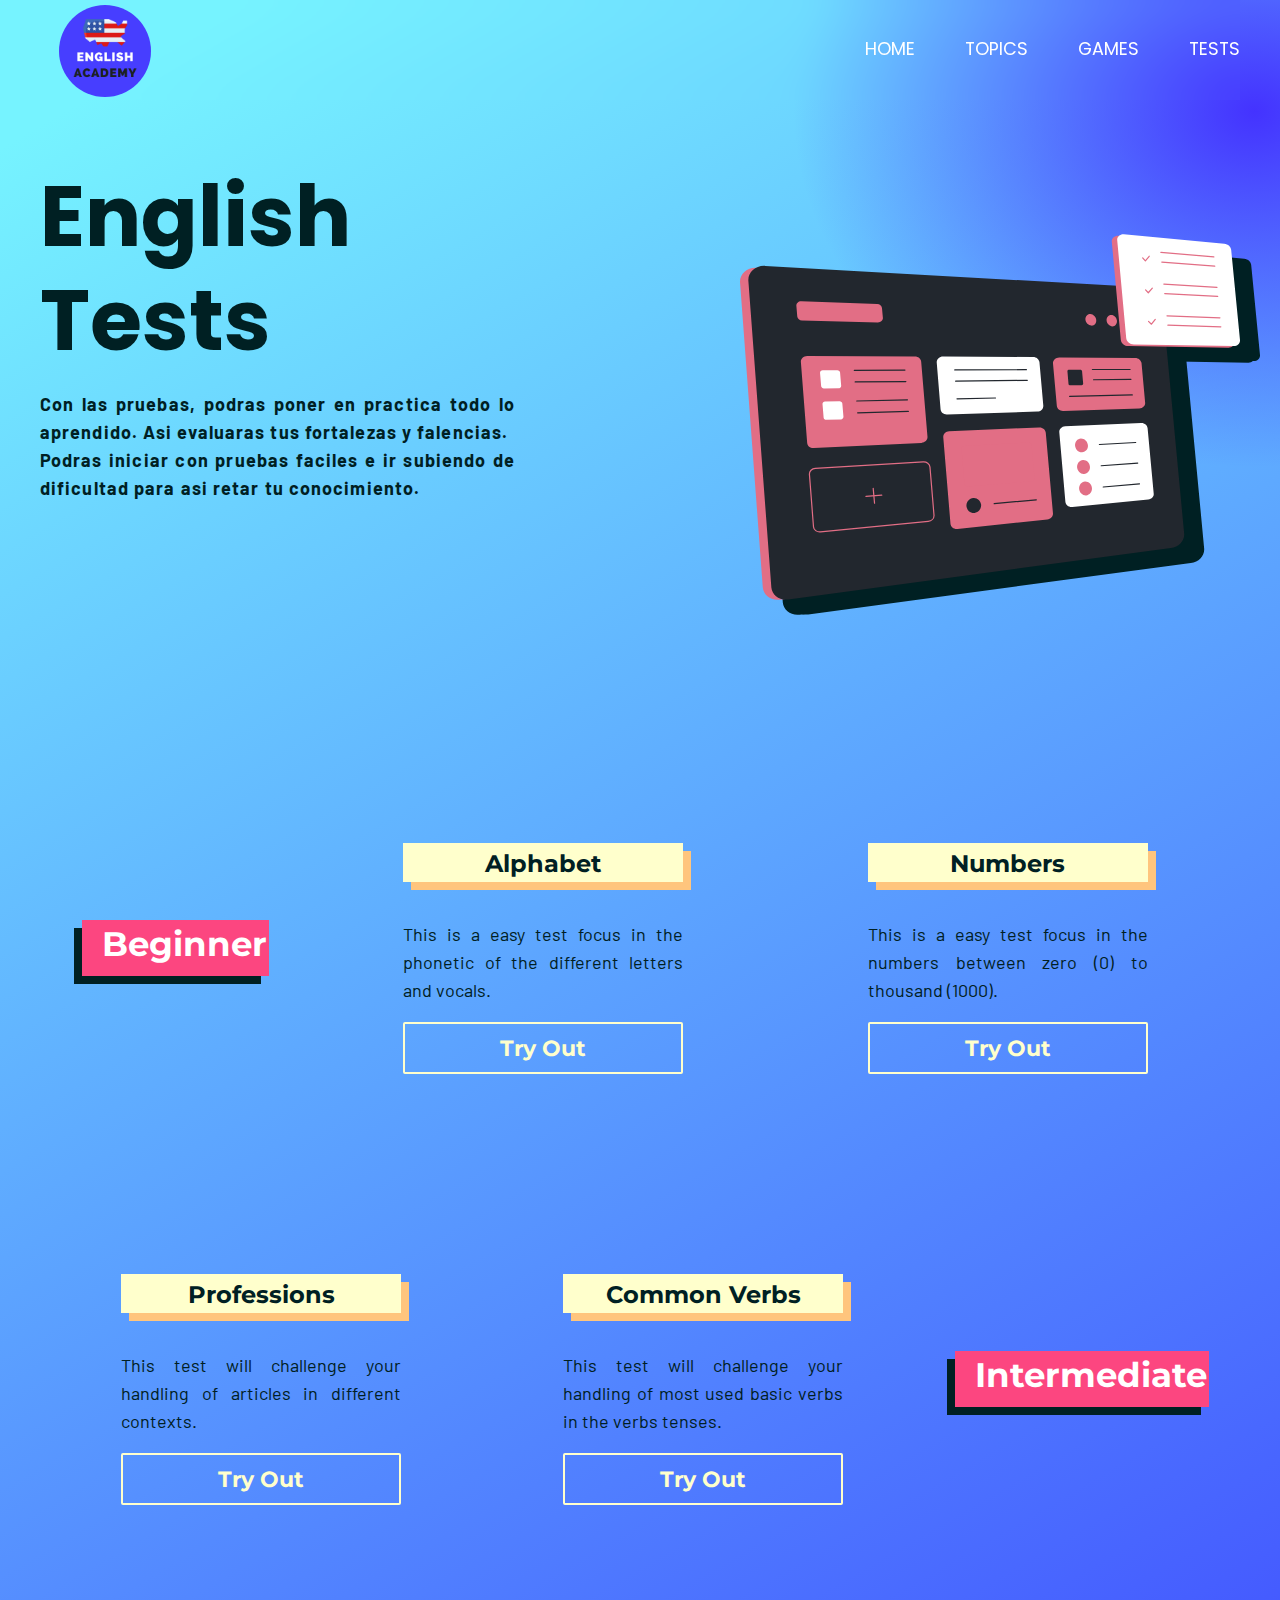
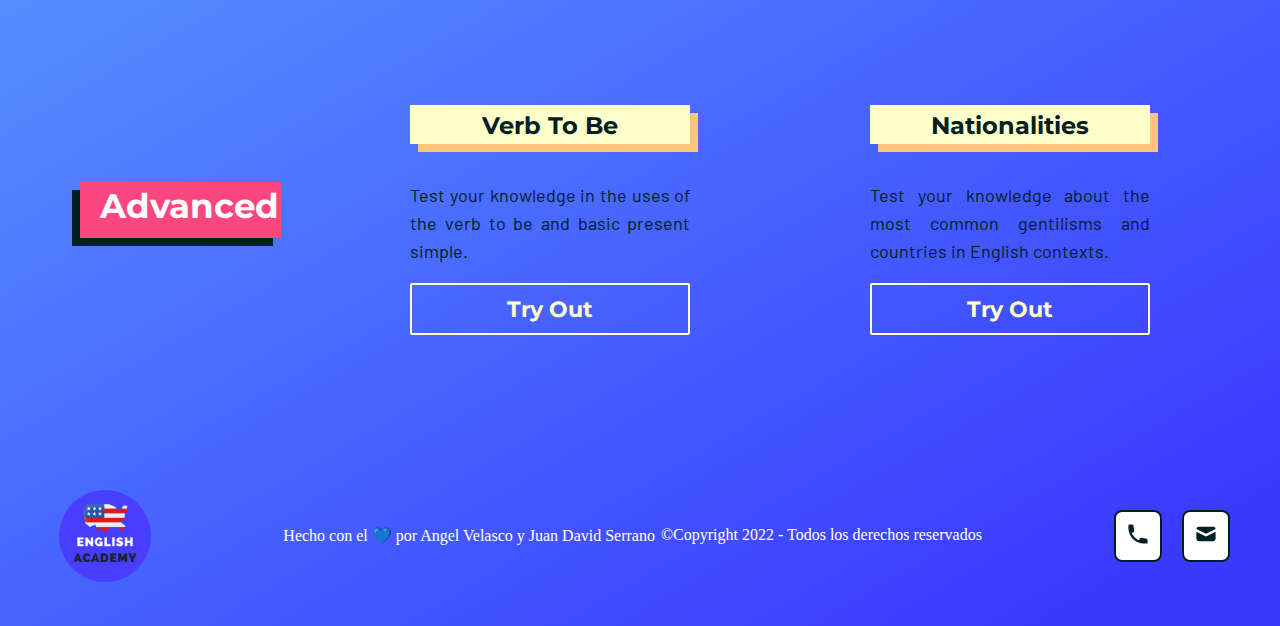
<file: evaluations/test.html>
<!DOCTYPE html>
<html lang="en">
	<head>
		<meta charset="UTF-8" />
		<meta http-equiv="X-UA-Compatible" content="IE=edge" />
		<meta name="viewport" content="width=device-width, initial-scale=1.0" />
		<title>Tests</title>
    <link rel="stylesheet" href="test.css">
    <!-- Links google fonts -->
		<style>
			@import url('https://fonts.googleapis.com/css2?family=Barlow:wght@400&display=swap');
			@import url('https://fonts.googleapis.com/css2?family=Montserrat:wght@500&display=swap');
			@import url('https://fonts.googleapis.com/css2?family=Poppins:wght@500&display=swap');
		</style> 
		<!-- Links Icons -->
		<link rel="stylesheet" href="https://fonts.googleapis.com/icon?family=Material+Icons">
		<script async src="https://pagead2.googlesyndication.com/pagead/js/adsbygoogle.js?client=ca-pub-8674603162955849"
     crossorigin="anonymous"></script>
	</head>
	<body>
<!-- Header PC -->
<div id="wrapper">
  <header id="header">
      <div id="header-content">
        <a href="../index.html">
          <img loading="lazy" src="../img/icon-page.png" class="logo"/>
        </a>
        <nav id="nav-menu">
          <ul>
            <li><a href="../index.html">Home</a></li>
            <li><a href="../topics/topics.html">Topics</a></li>
            <li><a href="../games/games.html">Games</a></li>
            <li><a href="../evaluations/test.html">Tests</a></li>
          </ul>
        </nav>
      </div>
  </header>
</div>
  <!-- Header Mobile -->
  <div class= "menu-mobile">
    <div class="menu-open-close">
      <div class="header-menu">
        <a href="" class="logo-menu">
          <img loading="lazy" src="../img/icon-menu.png" alt="">
        </a>

        <a href="#"  id="hamburger-button">
          <svg class="w-6 h-6" fill="white" height="25px" viewBox="0 0 20 20" xmlns="http://www.w3.org/2000/svg"><path fill-rule="evenodd" d="M3 5a1 1 0 011-1h12a1 1 0 110 2H4a1 1 0 01-1-1zM3 10a1 1 0 011-1h12a1 1 0 110 2H4a1 1 0 01-1-1zM3 15a1 1 0 011-1h12a1 1 0 110 2H4a1 1 0 01-1-1z" clip-rule="evenodd"></path></svg>
        </a>
      </div>
      <!-- Elemento que abre y cierra el menu -->
      <div id="menu-mobile-items" class="menu-mobile-close">
        <ul>
          <li><a href="../index.html">Home</a></li>
          <li><a href="../topics/topics.html">Topics</a></li>
          <li><a href="../games/games.html">Games</a></li>
          <li><a href="../evaluations/test.html">Tests</a></li>
        </ul>
      </div>
    </div>
  </div>
  <div id="wrapper">
  <!-- Portada Principal (main) -->
    <main id="main" class="cover">
      <div id="main-image">
        <img loading="lazy" src="./img/cover-test.svg" alt="Principal Image"/>
      </div>
        <div id="main-description">
          <h1>English Tests</h1>
          <p>
            Con las pruebas, podras poner en practica todo lo aprendido. Asi evaluaras tus fortalezas y falencias. <br>
            Podras iniciar con pruebas faciles e ir subiendo de dificultad para asi retar tu conocimiento.
          </p>
        </div>
    </main>
    <!-- Gallery Tests -->
    <section class="tests_gallery" id="beginner">
      <div>
        <h1 class="title-test">Beginner</h1>
      </div>
      <div class="card-test">
        <h2>Alphabet</h2>
        <p>This is a easy test focus in the phonetic of the different letters and vocals.</p>
        <a href="alphabet.html" class="tests_button">Try Out</a>
      </div>
      <div class="card-test">
        <h2>Numbers</h2>
        <p>This is a easy test focus in the numbers between zero (0) to thousand (1000).</p>
        <a href="numbers.html" class="tests_button">Try Out</a>
      </div>
    </section>

    <section class="tests_gallery" id="intermediate">
      <div class="card-test">
        <h2>Professions</h2>
        <p>This test will challenge your handling of articles in different contexts.</p>
        <a href="professions.html" class="tests_button">Try Out</a>
      </div>
      <div class="card-test">
        <h2>Common Verbs</h2>
        <p>This test will challenge your handling of most used basic verbs in the verbs tenses.</p>
        <a href= "common_verbs.html" class="tests_button">Try Out</a>
      </div>
      
      <div>
        <h1  class="title-test">Intermediate</h1>
      </div>
    </section>

    <section class="tests_gallery" id="advanced">
      <div>
        <h1 class="title-test">Advanced</h1>
      </div>
      <div class="card-test">
        <h2>Verb To Be </h2>
        <p>Test your knowledge in the uses of the verb to be and basic present simple.</p>
        <a href="verb-to-be1.html" class="tests_button">Try Out</a>
      </div>
      <div class="card-test">
        
        <h2>Nationalities</h2>
        <p>Test your knowledge about the most common gentilisms and countries in English contexts.</p>
        <a href="nationalities.html" class="tests_button">Try Out</a>
      </div>
    </section>
    <!-- Footer (Pie Pagina) -->
      <footer class="footer">
        <div class="footer_content">
          <div class="footer_logo">
            <img loading="lazy" src="../img/icon-page.png" class="logo" width="80" />
          </div>
          <div class="footer_social">
            <a href="tel:3118490251" class="button_icon">
              <svg class="button_img" fill="var(--dark_blue)" viewBox="0 0 20 20" xmlns="http://www.w3.org/2000/svg">
                <path
                  d="M2 3a1 1 0 011-1h2.153a1 1 0 01.986.836l.74 4.435a1 1 0 01-.54 1.06l-1.548.773a11.037 11.037 0 006.105 6.105l.774-1.548a1 1 0 011.059-.54l4.435.74a1 1 0 01.836.986V17a1 1 0 01-1 1h-2C7.82 18 2 12.18 2 5V3z">
                </path>
              </svg>
            </a>
            <a href="" class="button_icon">
              <svg class="button_img" fill="var(--dark_blue)" viewBox="0 0 20 20" xmlns="http://www.w3.org/2000/svg">
                <path d="M2.003 5.884L10 9.882l7.997-3.998A2 2 0 0016 4H4a2 2 0 00-1.997 1.884z"></path>
                <path d="M18 8.118l-8 4-8-4V14a2 2 0 002 2h12a2 2 0 002-2V8.118z"></path>
              </svg>
            </a>
          </div>
          <div class="footer_copyright">
            <p>Hecho con el 💙 por Angel Velasco y Juan David Serrano</p>
            <p>©Copyright 2022 - Todos los derechos reservados</p>
          </div>
        </div>
    </div>
    </footer>
    <script src="../js/menu-mobile.js"></script>
  </body>
</html>
</file>
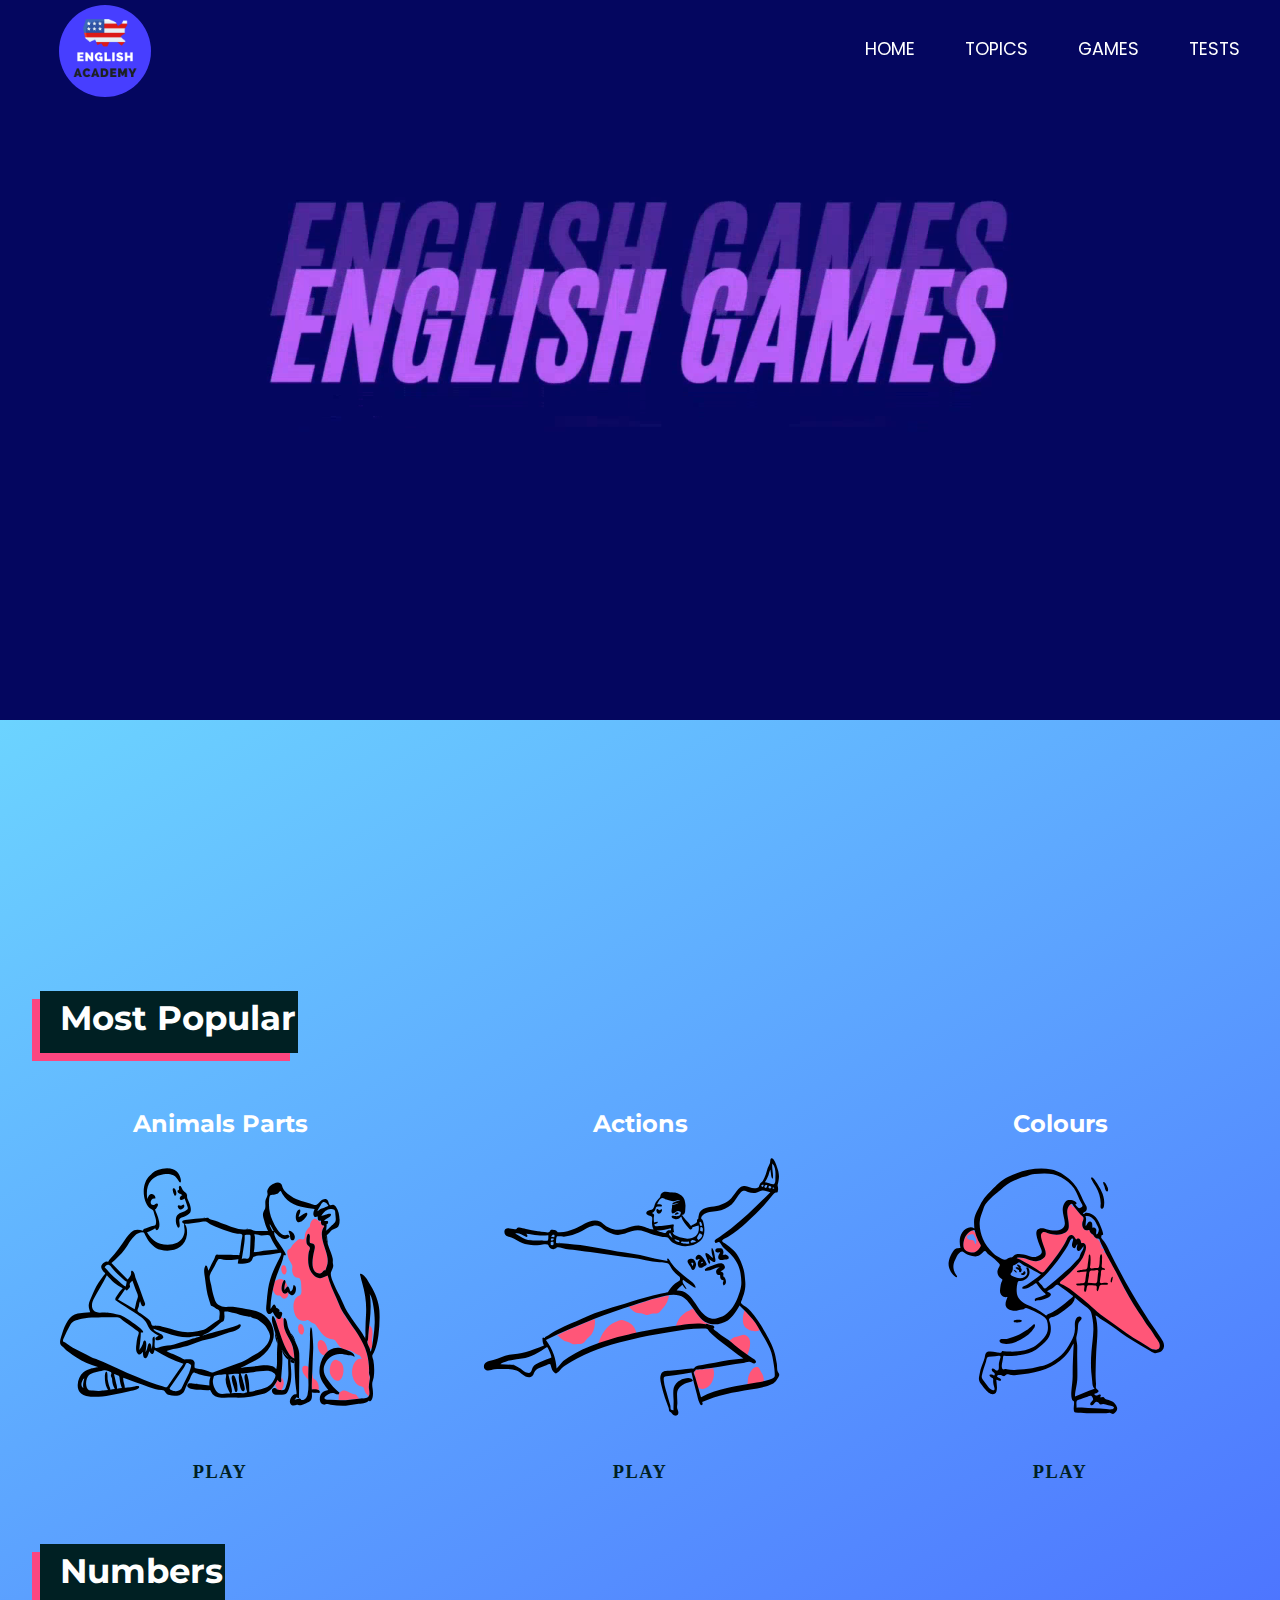
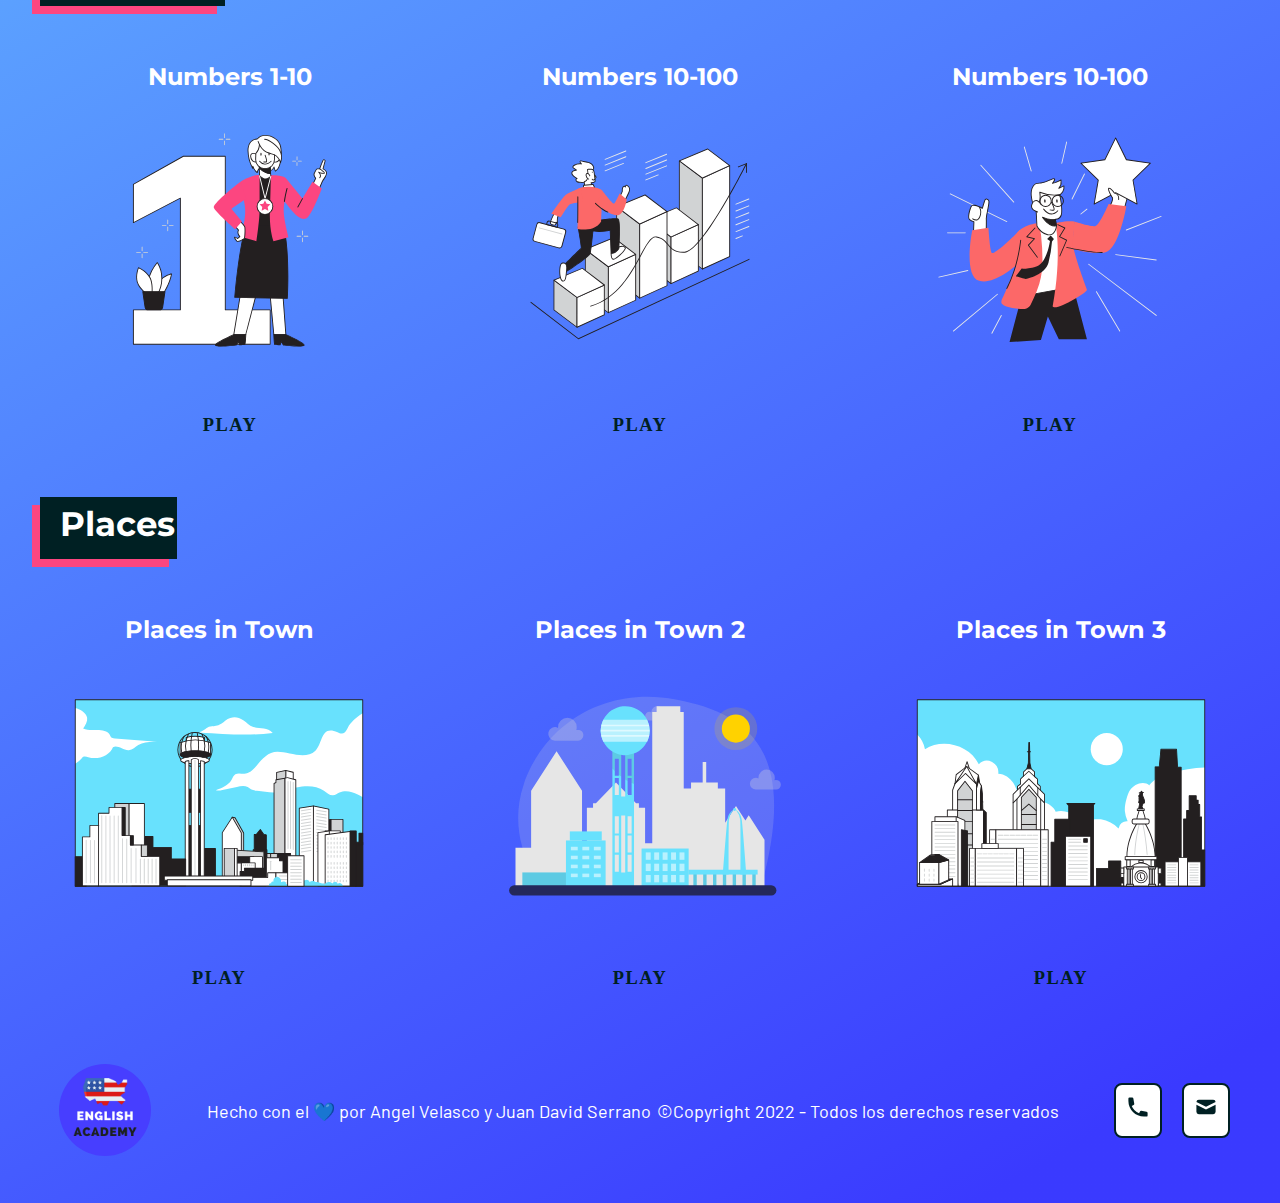
<file: games/games.html>
<!DOCTYPE html>
<html lang="en">
	<head>
		<meta charset="UTF-8" />
		<meta http-equiv="X-UA-Compatible" content="IE=edge" />
		<meta name="viewport" content="width=device-width, initial-scale=1.0" />
		<title>	Games</title>
		<link rel="stylesheet" href="games.css" />
		<!-- Links google fonts -->
		<style>
			@import url('https://fonts.googleapis.com/css2?family=Barlow:wght@400&display=swap');
			@import url('https://fonts.googleapis.com/css2?family=Montserrat:wght@500&display=swap');
			@import url('https://fonts.googleapis.com/css2?family=Poppins:wght@500&display=swap');
		</style> 
		<!-- Links Icons -->
		<link rel="stylesheet" href="https://fonts.googleapis.com/icon?family=Material+Icons">
		<script async src="https://pagead2.googlesyndication.com/pagead/js/adsbygoogle.js?client=ca-pub-8674603162955849"
     crossorigin="anonymous"></script>
	</head>
	<body>
		<!-- Header PC -->
		<div id="wrapper">
			<header id="header">
					<div id="header-content">
						<a href="../index.html">
							<img loading="lazy" src="../img/icon-page.png" class="logo"/>
						</a>
						<nav id="nav-menu">
							<ul>
								<li><a href="../index.html">Home</a></li>
								<li><a href="../topics/topics.html">Topics</a></li>
								<li><a href="../games/games.html">Games</a></li>
								<li><a href="../evaluations/test.html">Tests</a></li>
							</ul>
						</nav>
					</div>
			</header>
		</div>
			<!-- Header Mobile -->
			<div class= "menu-mobile">
				<div class="menu-open-close">
					<div class="header-menu">
						<a href="" class="logo-menu">
							<img loading="lazy" src="../img/icon-menu.png" alt="">
						</a>
	
						<a href="#"  id="hamburger-button">
							<svg class="w-6 h-6" fill="white" height="25px" viewBox="0 0 20 20" xmlns="http://www.w3.org/2000/svg"><path fill-rule="evenodd" d="M3 5a1 1 0 011-1h12a1 1 0 110 2H4a1 1 0 01-1-1zM3 10a1 1 0 011-1h12a1 1 0 110 2H4a1 1 0 01-1-1zM3 15a1 1 0 011-1h12a1 1 0 110 2H4a1 1 0 01-1-1z" clip-rule="evenodd"></path></svg>
						</a>
					</div>
					<!-- Elemento que abre y cierra el menu -->
					<div id="menu-mobile-items" class="menu-mobile-close">
						<ul>
							<li><a href="../index.html">Home</a></li>
							<li><a href="../topics/topics.html">Topics</a></li>
							<li><a href="../games/games.html">Games</a></li>
							<li><a href="../evaluations/test.html">Tests</a></li>
						</ul>
					</div>
				</div>
			</div>
			<!-- Portada Principal (main) -->

			<main class="cover content">
				<div class="main_video">
	<video src="./img/video.mp4" autoplay muted loop></video>
				</div>
			</main>
			<!-- Section Games -->
			<div id="wrapper">
				<section class="games_gallery">
					<h2 class="title-resumes">
						Most Popular
					</h2>
					<section class="game_section" >
						<div class="game_content">
							<h3>Animals Parts</h3>
							<img loading="lazy" src="./img/game_1.svg" alt="" class="img_game" />
							<a href="https://learnenglishkids.britishcouncil.org/word-games/animal-body-parts-1" target= "_blank" class="games_button">PLAY</a>
						</div>
	
						<div class="game_content">
							<h3>Actions</h3>
							<img loading="lazy" src="./img/game_2.svg" alt="" class="img_game" />
							<a href="https://learnenglishkids.britishcouncil.org/word-games/actions-1" target= "_blank" class="games_button"> PLAY </a>
						</div>
	
						<div class="game_content">
							<h3>Colours</h3>
							<img loading="lazy" src="./img/game_3.svg" alt="" class="img_game" />
							<a href="https://learnenglishkids.britishcouncil.org/word-games/colours" target= "_blank" class="games_button"> PLAY </a>
						</div>
					</section>
				</section>
				
					<section class="games_gallery">
						<h2 class="title-resumes">
							Numbers
						</h2>
		
						<section class="game_section" >
							<div class="game_content">
								<h3>Numbers 1-10</h3>
								<img loading="lazy" src="./img/game_4.svg" width=380px height="300px" alt="" class="img_game" />
								<a href= "https://learnenglishkids.britishcouncil.org/word-games/numbers-1-10" target= "_blank" class="games_button">PLAY</a>
		
							</div>
		
							<div class="game_content">
								<h3>Numbers 10-100</h3>
								<img loading="lazy" src="./img/game_5.svg" width=380px height="300px" alt="" class="img_game" />
								<a href="https://learnenglishkids.britishcouncil.org/word-games/numbers-11-20" target= "_blank" class="games_button"> PLAY </a>
							</div>
		
							<div class="game_content">
								<h3>Numbers 10-100</h3>
								<img loading="lazy" src="./img/game_6.svg" width=380px height="300px" alt="" class="img_game" />
								<a href="https://learnenglishkids.britishcouncil.org/word-games/numbers-10-100" target= "_blank" class="games_button"> PLAY </a>
							</div>
						</section>
					</section>
					<section class="games_gallery">
						<h2 class="title-resumes">
							Places
						</h2>
		
						<section class="game_section" >
							<div class="game_content">
								<h3>Places in Town</h3>
								<img loading="lazy" src="./img/game_8.svg" alt="" class="img_game" />
								<a href="https://learnenglishkids.britishcouncil.org/word-games/places-town-1" target= "_blank" class="games_button">PLAY</a>
		
							</div>
							
							<div class="game_content">
								<h3>Places in Town 2</h3>
								<img loading="lazy" src="./img/game_7.svg" alt="" class="img_game" />
								<a href="https://learnenglishkids.britishcouncil.org/word-games/places-town-2" target= "_blank" class="games_button"> PLAY </a>
							</div>
							
							<div class="game_content">
								<h3>Places in Town 3</h3>
								<img loading="lazy" src="./img/game_9.svg" alt="" class="img_game" />
								<a href="https://learnenglishkids.britishcouncil.org/word-games/places-town-3" target= "_blank" class="games_button"> PLAY </a>
							</div>
						</section>
				</section>
				<!-- Footer (Pie Pagina) -->
				<footer class="footer">
					<div class="footer_content">
						<div class="footer_logo">
							<img loading="lazy" src="../img/icon-page.png" class="logo" width="80" />
						</div>
						<div class="footer_social">
							<a href="tel:3118490251" class="button_icon">
								<svg
									class="button_img"
									fill="var(--dark_blue)"
									viewBox="0 0 20 20"
									xmlns="http://www.w3.org/2000/svg"
								>
									<path
										d="M2 3a1 1 0 011-1h2.153a1 1 0 01.986.836l.74 4.435a1 1 0 01-.54 1.06l-1.548.773a11.037 11.037 0 006.105 6.105l.774-1.548a1 1 0 011.059-.54l4.435.74a1 1 0 01.836.986V17a1 1 0 01-1 1h-2C7.82 18 2 12.18 2 5V3z"
									></path>
								</svg>
							</a>
							<a href="mailto:angelgg2020@outlook.com" class="button_icon">
								<svg
									class="button_img"
									fill="var(--dark_blue)"
									viewBox="0 0 20 20"
									xmlns="http://www.w3.org/2000/svg"
								>
									<path
										d="M2.003 5.884L10 9.882l7.997-3.998A2 2 0 0016 4H4a2 2 0 00-1.997 1.884z"
									></path>
									<path
										d="M18 8.118l-8 4-8-4V14a2 2 0 002 2h12a2 2 0 002-2V8.118z"
									></path>
								</svg>
							</a>
						</div>
						<div class="footer_copyright">
							<p>Hecho con el 💙 por Angel Velasco y Juan David Serrano</p>
							<p>©Copyright 2022 - Todos los derechos reservados</p>
						</div>
					</div>
				</footer>
			</div>
		<script src="../js/menu-mobile.js"></script>
	</body>
</html>
</file>
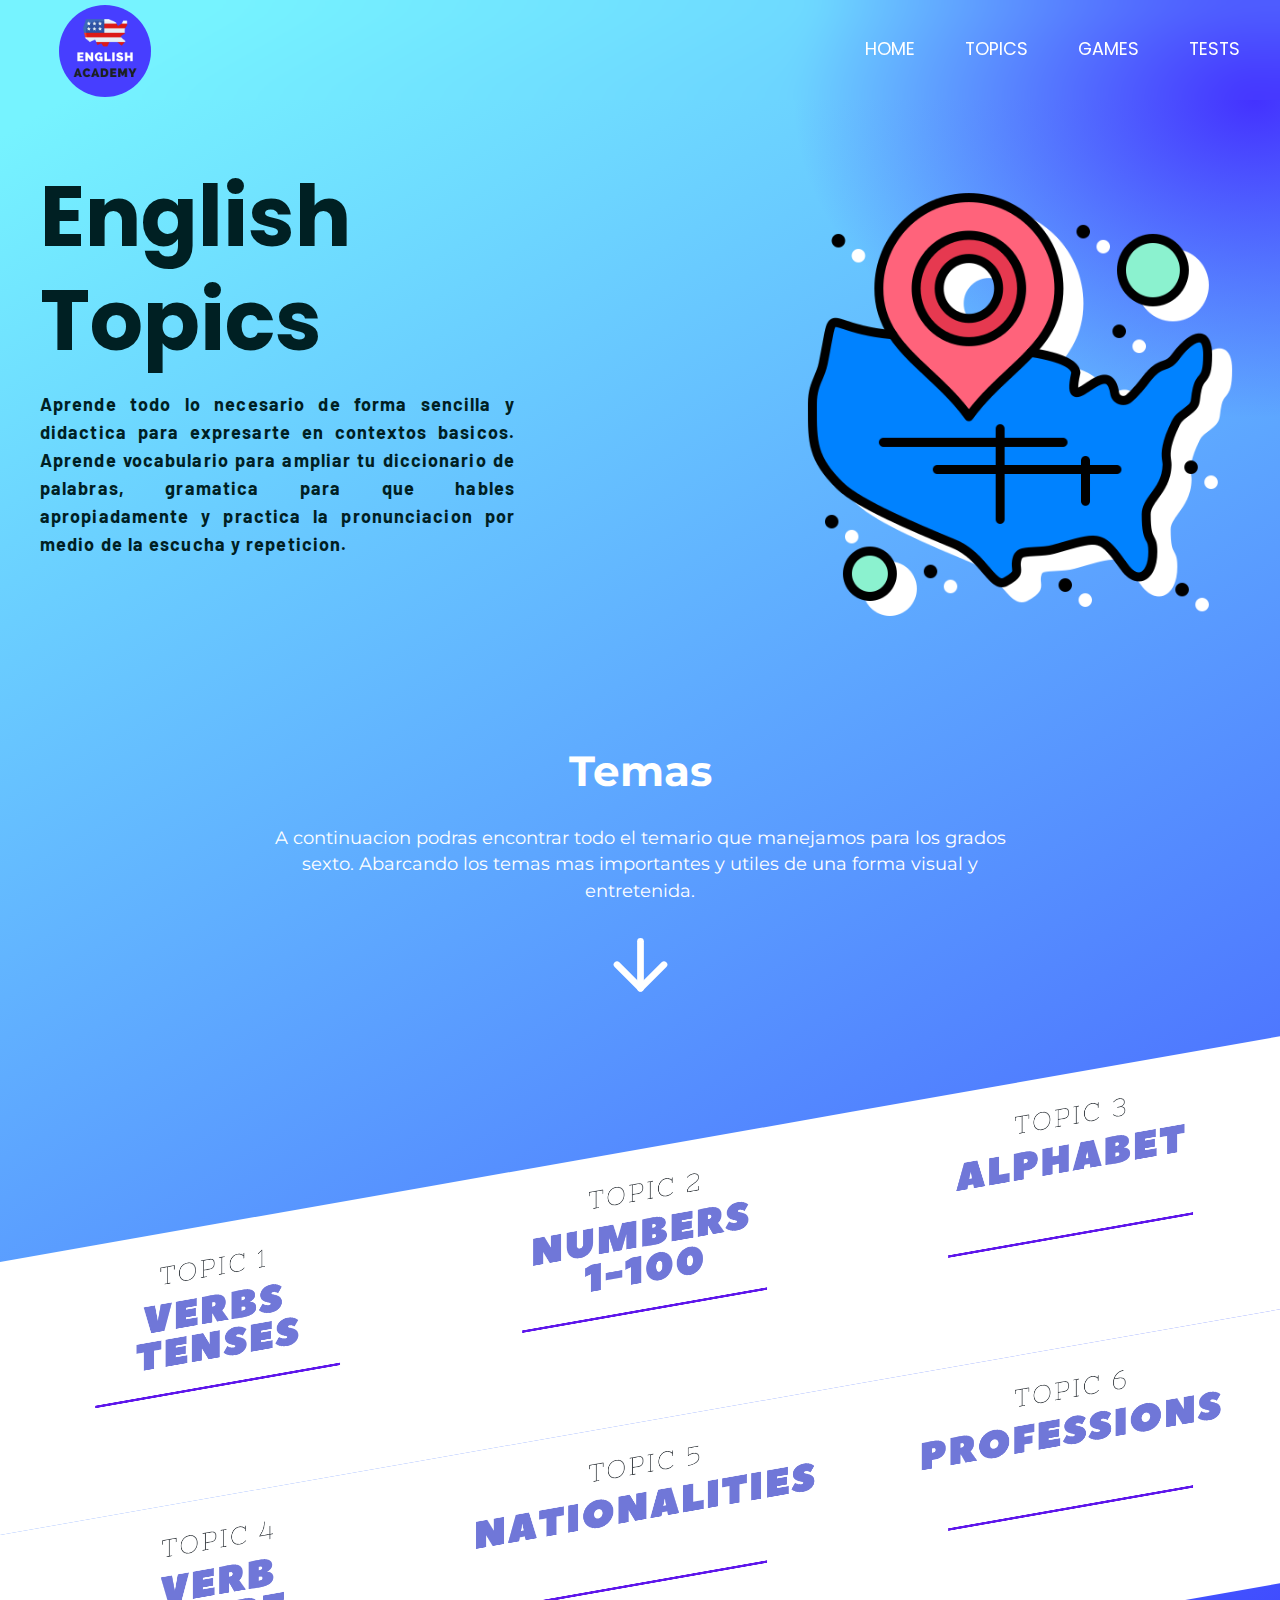
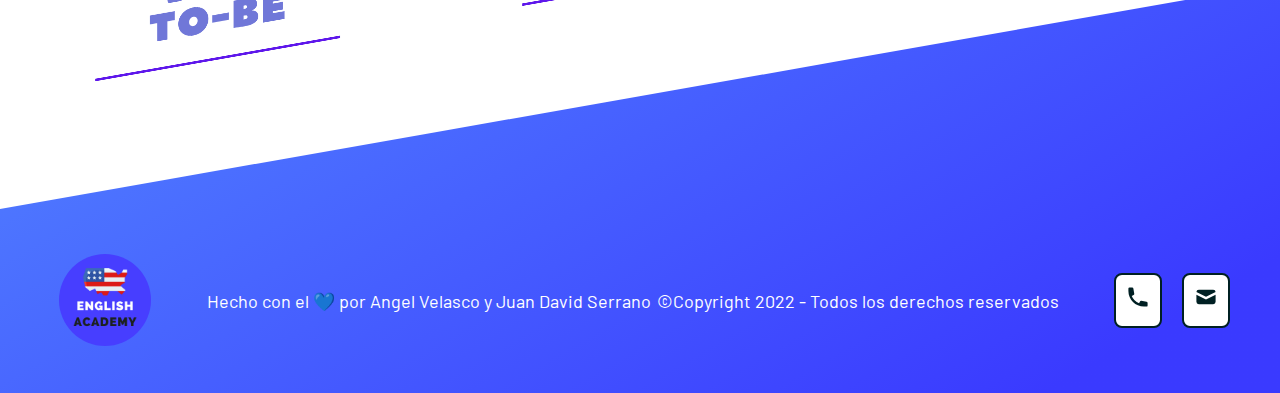
<file: topics/topics.html>
<!DOCTYPE html>
<html lang="en">

<head>
	<meta charset="UTF-8" />
	<meta http-equiv="X-UA-Compatible" content="IE=edge" />
	<meta name="viewport" content="width=device-width, initial-scale=1.0" />
	<title>Topics</title>
	<link rel="stylesheet" href="topics.css">
	<!-- Links google fonts -->
	<style>
		@import url('https://fonts.googleapis.com/css2?family=Barlow:wght@400&display=swap');
		@import url('https://fonts.googleapis.com/css2?family=Montserrat:wght@500&display=swap');
		@import url('https://fonts.googleapis.com/css2?family=Poppins:wght@500&display=swap');
	</style>
	<!-- Links Icons -->
	<link rel="stylesheet" href="https://fonts.googleapis.com/icon?family=Material+Icons">
</head>

<body>
	<!-- Header PC -->
	<header id="header">
		<div id="wrapper">
			<div id="header-content">
				<a href="../index.html">
					<img loading="lazy" src="../img/icon-page.png" class="logo" />
				</a>
				<nav id="nav-menu">
					<ul>
						<li><a href="../index.html">Home</a></li>
						<li><a href="../topics/topics.html">Topics</a></li>
						<li><a href="../games/games.html">Games</a></li>
						<li><a href="../evaluations/test.html">Tests</a></li>
					</ul>
				</nav>
			</div>
		</div>
	</header>
	<!-- Header Mobile -->
	<div class="menu-mobile">
		<div class="menu-open-close">
			<div class="header-menu">
				<a href="" class="logo-menu">
					<img loading="lazy" src="../img/icon-menu.png" alt="">
				</a>

				<a href="#" id="hamburger-button">
					<svg class="w-6 h-6" fill="white" height="25px" viewBox="0 0 20 20" xmlns="http://www.w3.org/2000/svg">
						<path fill-rule="evenodd"
							d="M3 5a1 1 0 011-1h12a1 1 0 110 2H4a1 1 0 01-1-1zM3 10a1 1 0 011-1h12a1 1 0 110 2H4a1 1 0 01-1-1zM3 15a1 1 0 011-1h12a1 1 0 110 2H4a1 1 0 01-1-1z"
							clip-rule="evenodd"></path>
					</svg>
				</a>
			</div>
			<!-- Elemento que abre y cierra el menu -->
			<div id="menu-mobile-items" class="menu-mobile-close">
				<ul>
					<li><a href="../index.html">Home</a></li>
					<li><a href="../topics/topics.html">Topics</a></li>
					<li><a href="../games/games.html">Games</a></li>
					<li><a href="../evaluations/test.html">Tests</a></li>
				</ul>
			</div>
		</div>
	</div>
	<div id="wrapper">
		<!-- Portada Principal (main) -->
		<main id="main" class="cover">
			<div id="main-image">
				<img loading="lazy" src="./img/cover-topics.png" alt="Principal Image" />
			</div>
			<div id="main-description">
				<h1>English Topics</h1>
				<p>
					Aprende todo lo necesario de forma sencilla y didactica para expresarte en contextos basicos. Aprende vocabulario para ampliar tu diccionario de palabras, gramatica para que hables apropiadamente y practica la pronunciacion por medio de la escucha y repeticion.
				</p>
			</div>
		</main>

		<!-- Intro a Topics -->
		<section class="intro-topics">
			<h2>Temas</h2>
			<p>A continuacion podras encontrar todo el temario que manejamos para los grados sexto. Abarcando los temas mas
				importantes y utiles de una forma visual y entretenida.</p>
			<svg width="85" height="81" viewBox="0 0 82 81" fill="none" xmlns="http://www.w3.org/2000/svg">
				<path d="M41.0005 17.252V64.2234" stroke="#fff" stroke-width="6.71021" stroke-linecap="round"
					stroke-linejoin="round" />
				<path d="M64.4856 40.7383L40.9999 64.224L17.5142 40.7383" stroke="#fff" stroke-width="6.71021"
					stroke-linecap="round" stroke-linejoin="round" />
			</svg>
		</section>
	</div>
	<!-- Galeria de Topics -->
	<section>
		<div class="grid topics">
		<a href="" class="item" data-id="0" id="topic-1">
		<img loading="lazy" src="./img/topic-1.png" alt="" width="100%">
		<div class="bg-hover">
			<div class="info">
				<div class="title">Verbs Tenses</div>
				<div class="subtitle">The present simple is part of the English verb tenses, you will learn how to use it
						properly in different situations.</div>
			</div>
		</div>
</a>
			<a href="" class="item" data-id="1" id="topic-2">
				<img loading="lazy" src="./img/topic-2.png" alt="" width="100%">
				<div class="bg-hover">
					<div class="info">
						<div class="title">Numbers</div>
						<div class="subtitle">You will find the ordinal numbers. Also the explanation of how to write them, ordered
							from 1 to 10, 11 to 20 and from 30 to 100.</div>
					</div>
				</div>
			</a>
			<a href="" class="item" data-id="2" id="topic-3">
				<img loading="lazy" src="./img/topic-3.png" alt="" width="100%">
				<div class="bg-hover">
					<div class="info">
						<div class="title">Alphabet</div>
						<div class="subtitle">The alphabet is of great importance to be able to pronounce, write words well and hear
							them correctly.</div>
					</div>
				</div>
			</a>
			<a href="" class="item" data-id="3" id="topic-4">
				<img loading="lazy" src="./img/topic-4.png" alt="" width="100%">
				<div class="bg-hover">
					<div class="info">
						<div class="title">Verb-To-Be</div>
						<div class="subtitle">	One of the most important topics is to know everything about the verb to be. Its correct use is the key to understanding the context of what you read, hear and write.</div>
					</div>
				</div>
			</a>
			<a href="" class="item" data-id="4" id="topic-5">
				<img loading="lazy" src="./img/topic-5.png" alt="" width="100%">
				<div class="bg-hover">
					<div class="info">
						<div class="title">Nationalities</div>
						<div class="subtitle">Would you like to make friends from other countries? Then it is important that you know vocabulary about nationalities in English. This is the gateway to getting to know other cultures.</div>
					</div>
				</div>
			</a>
			<a href="" class="item" data-id="5" id="topic-6">
				<img loading="lazy" src="./img/topic-6.png" alt="" width="100%">
				<div class="bg-hover">
					<div class="info">
						<div class="title">Professions</div>
						<div class="subtitle">Learn the vocabulary of the most popular occupations. So that you can get by in professional environments.</div>
					</div>
				</div>
			</a>
		</div>
	</section>
	<!-- Galeria Open -->
	<div id="details-container">
		<div class="nav-details">
			<div class="nav-buttons">
				<div class="close">
					<a href="#" id="close-button">
						<span class="material-icons md-48">
							close_ios
						</span>
					</a>
				</div>
			</div>
		</div>
		<div class="items-details">
			<div class="item item-hide">
				<div class="main-image-details">
					<img loading="lazy" src="./img/main-image-verbstenses.png" alt="">
				</div>
				<div class="title-details">
					<h2>Verbs Tenses</h2>
				</div>
				<div class="description-details">
					<p>El present simple o el presente simple hace parte de los tiempos verbales del inglés, aprenderás a usarlo adecuadamente en diferentes situaciones. Encontrarás cómo se conforman (estructura), cuáles son sus principales usos, la manera correcta de conjugar los verbos del inglés en presente simple y ejemplos claros que harán tu comunicación más natural y precisa.
					</p>
					<hr size="2px" color="white"/>
					<h2 style="color:var(--hightlight)">Estructura</h2>
					<p>Veamos con cuidado la estructura básica que se utiliza para para la formación de oraciones afirmativas, negativas e interrogativas según este tiempo verbal.</p>

					<h3  style="color:var(--light_yellow)">Afirmativa</h3>
					<p>Afirmamos realizar una accion rutinaria. Nuestro sujeto ira primero, luego nuestro verbo en su forma normal y por ultimo un complemento que otorgue informacion extra.</p>
					<h4 style="color: var(--dark_blue)">
						<ul>
							<li>
								Sujeto + verbo + complemento
							</li>
						</ul>
					</h4>
					<h3 style="color:var(--light_yellow)">Negativa</h3>
					<p>Nos ayuda a negar alguna accion en concreto. Luego de nuestro sujeto ira el auxiliar do/does junto a la palabra "not" que negara al verbo que le sigue.</p>
					<h4 style="color: var(--dark_blue)">
						<ul>
							<li>
								Sujeto + auxiliar do/does not + verbo + complemento						</li>
						</ul>
					</h4>
					<h3 style="color:var(--light_yellow)">Interrogativa</h3>
					<p>Si quieres preguntar algo en ingles debes seguir la siguiente estuctura. El auxiliar pasa a estar de primero en su forma positiva.</p>
					<h4 style="color: var(--dark_blue)">
						<ul>
							<li>
								Auxiliar do/does + sujeto + verbo + complemento
							</li>
						</ul>
					</h4>

					<img loading="lazy" class="present_simple_img" src="./img/Present Simple.png" width="700px">

					<h2 style="color:var(--hightlight)">Los Verbos y la Tercera Persona</h2>
					<p>En las oraciones afirmativas a todos los verbos con el sujeto en tecera persona  se les adiciona una -s al final. No olvides que, al encontrarse en oraciones negativas e interrogativas, la -s no debe ponerse.</p>
					<h3>Primer tipo de Verbos</h3>
					<p>Cuando los verbos finalizan en <b>-o, -sh, -ch, -ss, -x y -z </b> debes añadirles <b> -es</b> al final. Por ejemplo:</p>
					<table>
						<thead>
							<tr>
								<th>Verbo</th>
								<th>3ra Persona</th>
							</tr>
						</thead>
						<tbody>
							<tr>
								<td>To go</td>
								<td>He Go<b>es</b></td>
							</tr>
							<tr>
								<td>To kiss</td>
								<td>She Kiss<b>es</b></td>
							</tr>
							<tr>
								<td>To play</td>
								<td>He play<b>es</b></td>
							</tr>
							<tr>
								<td>To Wash</td>
								<td>It Wash<b>es</b></td>
							</tr>
						</tbody>
					</table>
					<h3>Segundo tipo de Verbos</h3>
					<p>Para los verbos finalizados en <b>-y</b>, debes <b>reemplazar la -y por i y luego adicionar -es</b>.</p>
					<table>
						<thead>
							<tr>
								<th>Verbo</th>
								<th>3ra Persona</th>
							</tr>
						</thead>
						<tbody>
							<tr>
								<td>To cry</td>
								<td>He cr<b>ies</b></td>
							</tr>
							<tr>
								<td>To Worry</td>
								<td>He Worr<b>ies</b></td>
							</tr>
							<tr>
								<td>To spy</td>
								<td>She sp<b>ies</b></td>
							</tr>
						</tbody>
					</table>
					<h3>Tercer tipo de verbos</h3>
					<p>Existe otra excepción para los verbos terminados en -y. <b>Cuando hay una vocal antes de la -y</b>, debes <b>conservar</b> esta y adicionar la <b>-s</b>.</p>
					<table>
						<thead>
							<tr>
								<th>Verbo</th>
								<th>3ra Persona</th>
							</tr>
						</thead>
						<tbody>
							<tr>
								<td>To lay</td>
								<td>He lay<b>s</b></td>
							</tr>
							<tr>
								<td>To pay</td>
								<td>She pay<b>s</b></td>
							</tr>
							<tr>
								<td>To say</td>
								<td>He say<b>s</b></td>
							</tr>
						</tbody>
					</table>
					<h2 style="color:var(--hightlight)">Auxiliar Do/Does</h2>
					<p> En la tercera persona, <b>does</b> es el auxiliar que debes usar; sin embargo, <b>do se usa para la primera y segunda persona</b> del singular y plural.</p>
					<h3 style= "color:var(--light_yellow)">Do (1ra Persona y 2da Persona)</h3>
					<h4>Interrogativa</h4>
						<ul  style= "color:var(--dark_blue)">
							<li><b>Do you</b> have money?</li>
						</ul>				
						<ul style= "color:var(--dark_blue)">
							<li><b>Do they</b> go out with their friends?</li>
						</ul>		
						<ul style= "color:var(--dark_blue)">
							<li><b>Do we</b> play in the park?</li>
						</ul>		
					<h4>Negativa</h4>
					<ul  style= "color:var(--dark_blue)">
						<li><b>I do not</b> have money</li>
					</ul>				
					<ul style= "color:var(--dark_blue)">
						<li><b>They don´t</b> go out with their friends</li>
					</ul>	
					<ul style= "color:var(--dark_blue)">
						<li><b> We don´t</b> play in the park</li>
					</ul>
					<h3 style= "color:var(--light_yellow)">Does (3ra Persona)</h3>
					<h4>Interrogativa</h4>
					<ul  style= "color:var(--dark_blue)">
						<li><b>Does he</b> go alone?</li>
					</ul>				
					<ul style= "color:var(--dark_blue)">
						<li><b>Does she</b> make that card</li>
					</ul>		
					<ul style= "color:var(--dark_blue)">
						<li><b>Does it</b> work?</li>
					</ul>
					<h4>Negativa</h4>
					<ul  style= "color:var(--dark_blue)">
						<li><b>He does not</b> have money</li>
					</ul>				
					<ul style= "color:var(--dark_blue)">
						<li><b>She doesn´t</b> have pets</li>
					</ul>	
					<ul style= "color:var(--dark_blue)">
						<li><b> It doesn´t</b> work</li>
					</ul>
				</div>
			</div>
			<div class="item item-hide">
				<div class="main-image-details">
					<img loading="lazy" src="./img/main-image-numbers.png" alt="">
				</div>
				<div class="title-details">
					<h2>Numbers 1-100</h2>
				</div>
				<div class="description-details">
					<p>Los números en inglés pueden resultar algo difíciles de aprender (y sobre todo de escribir). Podras
						aprender los numeros del uno al cien, entendiendo como se escriben y se pronuncian. Seras todo un experto
						con los numeros.
					</p>
					<h2>Del 1 al 10</h2>
					<table>
						<thead>
							<tr>
								<th>Numero</th>
								<th>Escritura</th>
								<th>Pronunciacion</th>
							</tr>
						</thead>
						<tbody>
							<tr>
								<td>1</td>
								<td>One</td>
								<td>/wuan/</td>
							</tr>
							<tr>
								<td>2</td>
								<td>Two</td>
								<td>/tu/</td>
							</tr>
							<tr>
								<td>3</td>
								<td>Three</td>
								<td>/thrē/</td>
							</tr>
							<tr>
								<td>4</td>
								<td>Four</td>
								<td>/fȯr/</td>
							</tr>
							<tr>
								<td>5</td>
								<td>Five</td>
								<td>/fiv/</td>
							</tr>
							<tr>
								<td>6</td>
								<td>Six</td>
								<td>/siks/</td>
							</tr>
							<tr>
								<td>7</td>
								<td>Seven</td>
								<td>/se-vən/</td>
							</tr>
							<tr>
								<td>8</td>
								<td>Eight</td>
								<td>/āt/</td>
							</tr>
							<tr>
								<td>9</td>
								<td>Nine</td>
								<td>/nain/</td>
							</tr>
							<tr>
								<td>10</td>
								<td>Ten</td>
								<td>/ten/</td>
							</tr>
						</tbody>
					</table>
					<h2>Del 11 al 20</h2>
					<table>
						<thead>
							<th>Numero</th>
							<th>Escritura</th>
							<th>Pronunciacion</th>
						</thead>
						<tbody>
							<tr>
								<td>11</td>
								<td>Eleven</td>
								<td>/ilevan/</td>
							</tr>
							<tr>
								<td>12</td>
								<td>Twelve</td>
								<td>/tuelf/</td>
							</tr>
							<tr>
								<td>13</td>
								<td>Thirteen</td>
								<td>/zertiin/</td>
							</tr>
							<tr>
								<td>14</td>
								<td>Fourteen</td>
								<td>/fourtiin/</td>
							</tr>
							<tr>
								<td>15</td>
								<td>Fifteen</td>
								<td>/fiftiin/</td>
							</tr>
							<tr>
								<td>16</td>
								<td>Sixteen</td>
								<td>/sixtiin/</td>
							</tr>
							<tr>
								<td>17</td>
								<td>Seventeen</td>
								<td>/sevantiin/</td>
							</tr>
							<tr>
								<td>18</td>
								<td>Eighteen</td>
								<td>/eitiin/</td>
							</tr>
							<tr>
								<td>19</td>
								<td>Nineteen</td>
								<td>/naintiin/</td>
							</tr>
							<tr>
								<td>20</td>
								<td>Twenty</td>
								<td>/tuenti/</td>
							</tr>
						</tbody>
					</table>
					<h2>Del 30 al 100</h2>
					<table>
						<thead>
							<th>Numero</th>
							<th>Escritura</th>
							<th>Pronunciacion</th>
						</thead>
						<tbody>
							<tr>
								<td>30</td>
								<td>Thirty</td>
								<td>/Zéerti/</td>
							</tr>
							<tr>
								<td>40</td>
								<td>Forty</td>
								<td>Fóoty</td>
							</tr>
							<tr>
								<td>50</td>
								<td>Fifty</td>
								<td>/Fífty/</td>
							</tr>
							<tr>
								<td>60</td>
								<td>Sixty</td>
								<td>/SIX-ti/</td>
							</tr>
							<tr>
								<td>70</td>
								<td>Seventy</td>
								<td>/SEEE-ven-ti/</td>
							</tr>
							<tr>
								<td>80</td>
								<td>Eighty</td>
								<td>/EI-ti/</td>
							</tr>
							<tr>
								<td>90</td>
								<td>Ninety</td>
								<td>/NAIN-ti/</td>
							</tr>
							<tr>
								<td>100</td>
								<td>One Hundred</td>
								<td>/uan jandred/</td>
							</tr>
						</tbody>
					</table>

				</div>
			</div>
			<div class="item item-hide">
				<div class="main-image-details">
					<img loading="lazy" src="./img/main-image-alphabet.png" alt="">
				</div>
				<div class="title-details">
					<h2>Alphabet</h2>
				</div>
				<div class="description-details">
					<p>
						El alfabeto inglés está compuesto por <strong>26 letras</strong> , <strong>5 vocales</strong> (a, e, i, o,
						u) y <strong>21
							consonantes</strong> (b, c, d, f, g, h, j, k, l, m, n, p, q, r, s, t, v, w, x, y, z).
					</p>
					<p><strong>Nota: </strong>La letra Ñ no se encuentra en el alfabeto ingles.</p>
					<img loading="lazy" src="./img/alphabet.png" alt="" style="margin: auto; display: flex;justify-content: center">
					<h2>Pronunciacion</h2>
					<p>Escucha activamente el audio de la correcta pronunciacion para cada letra. Repitelo en voz alta y trata de imitarlo hasta lograr que no se te dificulte ninguna.</p>
					<table>
						<thead>
							<tr>
								<th>Letra</th>
								<th>Pronunciacion</th>
							</tr>
						</thead>
						<tbody>
							<tr>
								<td>A</td>
								<td>
									<audio src="./audios/letter_a.mpeg" controls></audio>
								</td>
							</tr>
							<tr>
								<td>B</td>
								<td>
									<audio src="./audios/letter_b.mpeg" controls></audio>
								</td>
							</tr>
							<tr>
								<td>C</td>
								<td>
									<audio src="./audios/letter_c.mpeg"  controls></audio>
								</td>
							</tr>
							<tr>
								<td>D</td>
								<td>
									<audio src="./audios/letter_d.mpeg"  controls></audio>
								</td>
							</tr>
							<tr>
								<td>E</td>
								<td>
									<audio src="./audios/letter_e.mpeg"  controls></audio>
								</td>
							</tr>
							<tr>
								<td>F</td>
								<td>
									<audio src="./audios/letter_f.mpeg"  controls></audio>
								</td>
							</tr>
							<tr>
								<td>G</td>
								<td>
									<audio src="./audios/letter_g.mpeg"  controls></audio>
								</td>
							</tr>
							<tr>
								<td>H</td>
								<td>
									<audio src="./audios/letter_h.mpeg"  controls></audio>
								</td>
							</tr>
							<tr>
								<td>I</td>
								<td>
									<audio src="./audios/letter_i.mpeg"  controls></audio>
								</td>
							</tr>
							<tr>
								<td>J</td>
								<td>
									<audio src="./audios/letter_j.mpeg"  controls></audio>
								</td>
							</tr>
							<tr>
								<td>K</td>
								<td>
									<audio src="./audios/letter_k.mpeg"  controls></audio>
								</td>
							</tr>
							<tr>
								<td>L</td>
								<td>
									<audio src="./audios/letter_l.mpeg"  controls></audio>
								</td>
							</tr>
							<tr>
								<td>M</td>
								<td>
									<audio src="./audios/letter_m.mpeg"  controls></audio>
								</td>
							</tr>
							<tr>
								<td>N</td>
								<td>
									<audio src="./audios/letter_n.mpeg"  controls></audio>
								</td>
							</tr>
							<tr>
								<td>O</td>
								<td>
									<audio src="./audios/letter_o.mpeg"  controls></audio>
								</td>
							</tr>
							<tr>
								<td>P</td>
								<td>
									<audio src="./audios/letter_p.mpeg"  controls></audio>
								</td>
							</tr>
							<tr>
								<td>Q</td>
								<td>
									<audio src="./audios/letter_q.mpeg"  controls></audio>
								</td>
							</tr>
							<tr>
								<td>R</td>
								<td>
									<audio src="./audios/letter_r.mpeg"  controls></audio>
								</td>
							</tr>
							<tr>
								<td>S</td>
								<td>
									<audio src="./audios/letter_s.mpeg"  controls></audio>
								</td>
							</tr>
							<tr>
								<td>T</td>
								<td>
									<audio src="./audios/letter_t.mpeg"  controls></audio>
								</td>
							</tr>
							<tr>
								<td>U</td>
								<td>
									<audio src="./audios/letter_u.mpeg"  controls></audio>
								</td>
							</tr>
							<tr>
								<td>V</td>
								<td>
									<audio src="./audios/letter_v.mpeg"  controls></audio>
								</td>
							</tr>
							<tr>
								<td>W</td>
								<td>
									<audio src="./audios/letter_w.mpeg"  controls></audio>
								</td>
							</tr>
							<tr>
								<td>X</td>
								<td>
									<audio src="./audios/letter_x.mpeg"  controls></audio>
								</td>
							</tr>
							<tr>
								<td>Y</td>
								<td>
									<audio src="./audios/letter_y.mpeg"  controls></audio>
								</td>
							</tr>
							<tr>
								<td>Z</td>
								<td>
									<audio src="./audios/letter_z.mpeg"  controls></audio>
								</td>
							</tr>
						</tbody>
					</table>
				</div>
			</div>
			<div class="item item-hide">
				<div class="main-image-details">
					<img loading="lazy" src="./img/main-image-verbtobe.png" alt="">
				</div>
				<div class="title-details">
					<h2>Verb-To-Be</h2>
				</div>
				<div class="description-details">
					<p>
						Así como en cualquier lengua, el verbo to be es uno de los principales del inglés. Te lo puedes encontrar en casi cualquier texto y lo puedes escuchar en cualquier momento en cualquiera de sus conjugaciones y significados, por eso es muy importante usarlo bien.
					</p>
						<h2 style="color:var(--hightlight)">Significados del verbo to be</h2>
						<p>El verbo to be al ser tan global posee muchos significados que dependen del contexto en el que te lo encuentres. Sin embargo, sus significados principales son los siguientes:
						</p>
						<h3>Ser</h3>
						<ul>
							<li>He <b>is</b> smart = El <b>es</b> inteligente</li>
						</ul>
						<h3>Estar</h3>
						<ul>
							<li>It <b>is</b> sun today = Hoy <b>esta</b> haciendo frio</li>
						</ul>
						<h3>Haber</h3>
						<ul>
							<li><b>Is</b> it anybody there? = <b>¿Hay</b> alguien ahi?</li>
						</ul>
						<h2 style="color:var(--hightlight)">Conjugacion</h2>
						<p>La forma de el verbo to be depende del tipo de oracion y el sujeto de la misma.</p>
						<img loading="lazy" src="./img/verb-to-be.png" alt="" width="780">
				</div>

			</div>
			<div class="item item-hide">
				<div class="main-image-details">
					<img loading="lazy" src="./img/main-image-nationalities.png" alt="">
				</div>
				<div class="title-details">
					<h2>Nationalities</h2>
				</div>
				<div class="description-details">
					<p>Conocer el vocabulario de los paises, sus nacionalidades y gentilicios te abrira las puertas a conocer otras culturas y hacer amigos de cualquier parte del mundo, de alli su importancia.
					</p>
					<h2 style="color:var(--hightlight)">Nacionalidades Sudamericanas</h2>
					<table>
						<thead>
							<tr>
								<th>Pais</th>
								<th>Nacionalidad</th>
								<th>Traduccion</th>
							</tr>
						</thead>
						<tbody>
							<tr>
								<td>Colombia</td>
								<td>Colombian</td>
								<td>Colombiano/a</td>
							</tr>
							<tr>
								<td>Argentina</td>
								<td>Argentinian</td>
								<td>Argentino/a</td>
							</tr>
							<tr>
								<td>Chile</td>
								<td>Chilean</td>
								<td>Chileno/a</td>
							</tr>
							<tr>
								<td>Brasil</td>
								<td>Brazilian</td>
								<td>Brasileño/a</td>
							</tr>
							<tr>
								<td>Peru</td>
								<td>Peruvian</td>
								<td>Peruano/a</td>
							</tr>
						</tbody>
					</table>
					<h2 style="color:var(--hightlight)">Nacionalidades Norteamericanas</h2>
					<table>
						<thead>
							<tr>
								<th>Pais</th>
								<th>Nacionalidad</th>
								<th>Traduccion</th>
							</tr>
						</thead>
						<tbody>
							<tr>
								<td>Estados Unidos</td>
								<td>American</td>
								<td>Estadounidense</td>
							</tr>
							<tr>
								<td>Mexico</td>
								<td>Mexican</td>
								<td>Mexicano/a</td>
							</tr>
							<tr>
								<td>Canada</td>
								<td>Canadian</td>
								<td>Canadiense</td>
							</tr>
						</tbody>
					</table>
					<h2 style="color:var(--hightlight)">Nacionalidades Europeas</h2>
					<table>
						<thead>
							<tr>
								<th>Pais</th>
								<th>Nacionalidad</th>
								<th>Traduccion</th>
							</tr>
						</thead>
						<tbody>
							<tr>
								<td>Reino Unido</td>
								<td>British</td>
								<td>Britanico/a</td>
							</tr>
							<tr>
								<td>Francia</td>
								<td>French</td>
								<td>Frances/a</td>
							</tr>
							<tr>
								<td>Alemania</td>
								<td>German</td>
								<td>Aleman/a</td>
							</tr>
							<tr>
								<td>Italia</td>
								<td>Italian</td>
								<td>Italiano/a</td>
							</tr>
							<tr>
								<td>Portugal</td>
								<td>Portuguese</td>
								<td>Portugues/a</td>
							</tr>
							<tr>
								<td>Grecia</td>
								<td>Greek</td>
								<td>Griego/a</td>
							</tr>
						</tbody>
					</table>
				</div>
			</div>
			<div class="item item-hide">
				<div class="main-image-details">
					<img loading="lazy" src="./img/main-image-professions.png" alt="">
				</div>
				<div class="title-details">
					<h2>Professions</h2>
				</div>
				<div class="description-details">
					<p>
						Conocer el vocabulario de las principales profesiones, nos permitira desenvolvernos mucho mejor en ambitos de trabajo y profesionales
					</p>
					<h2 style="color:var(--hightlight)">Mas Comunes</h2>
					<table>
						<thead>
							<tr>
								<th>Profesion</th>
								<th>Traduccion</th>
								<th>Funcion</th>
							</tr>
						</thead>
						<tbody>
							<tr>
								<td>Accountant</td>
								<td>Contador/a</td>
								<td>A person that works with the money and accounts of the company</td>
							</tr>
							<tr>
								<td>Actor /Actress</td>
								<td>Actor/Actriz</td>
								<td>A person that acts in a play or a movie</td>
							</tr>
							<tr>
								<td>Architect </td>
								<td>Arquitecto/a</td>
								<td>A person that designs building and houses.</td>
							</tr>
							<tr>
								<td>Baker</td>
								<td>Panadero/a</td>
								<td>They make bread and cakes and normally work in a bakery.</td>
							</tr>
							<tr>
								<td>Carpenter</td>
								<td>Carpintero/a</td>
								<td>A person that makes things from wood including houses and furniture.</td>
							</tr>
							<tr>
								<td>Fireman/Fire fighter</td>
								<td>Bombero</td>
								<td>A person that puts out fires.</td>
							</tr>
							<tr>
								<td>Farmer</td>
								<td>Granjero/a</td>
								<td>A person that works on a farm, usually with animals.</td>
							</tr>
							<tr>
								<td>Engineer</td>
								<td>Ingeniero/a</td>
								<td>A person who develops solutions to technical problems. They sometimes design, build, or maintain engines, machines, structures or public works.</td>
							</tr>
							<tr>
								<td>Lawyer</td>
								<td>Abogado/a</td>
								<td>A person that defends people in court and gives legal advice.</td>
							</tr>
							<tr>
								<td>Journalist</td>
								<td>Periodista</td>
								<td>A person that makes new reports in writing or through television.</td>
							</tr>
						</tbody>
					</table>
					</div>
				</div>
			</div>
		</div>
	</div>
	<!-- Screen Animation -->
	<div id="screen">

	</div>
	<!-- Footer (Pie Pagina) -->
	<div id="wrapper">
		<footer class="footer">
			<div class="footer_content">
				<div class="footer_logo">
					<img loading="lazy" src="../img/icon-page.png" class="logo" width="80" />
				</div>
				<div class="footer_social">
					<a href="tel:3118490251" class="button_icon">
						<svg class="button_img" fill="var(--dark_blue)" viewBox="0 0 20 20" xmlns="http://www.w3.org/2000/svg">
							<path
								d="M2 3a1 1 0 011-1h2.153a1 1 0 01.986.836l.74 4.435a1 1 0 01-.54 1.06l-1.548.773a11.037 11.037 0 006.105 6.105l.774-1.548a1 1 0 011.059-.54l4.435.74a1 1 0 01.836.986V17a1 1 0 01-1 1h-2C7.82 18 2 12.18 2 5V3z">
							</path>
						</svg>
					</a>
					<a href="" class="button_icon">
						<svg class="button_img" fill="var(--dark_blue)" viewBox="0 0 20 20" xmlns="http://www.w3.org/2000/svg">
							<path d="M2.003 5.884L10 9.882l7.997-3.998A2 2 0 0016 4H4a2 2 0 00-1.997 1.884z"></path>
							<path d="M18 8.118l-8 4-8-4V14a2 2 0 002 2h12a2 2 0 002-2V8.118z"></path>
						</svg>
					</a>
				</div>
				<div class="footer_copyright">
					<p>Hecho con el 💙 por Angel Velasco y Juan David Serrano</p>
					<p>©Copyright 2022 - Todos los derechos reservados</p>
				</div>
			</div>
	</div>
	</footer>
	<script src="../js/gallery-open.js"></script>
	<script src="../js/menu-mobile.js"></script>
</body>

</html>
</file>
<file: evaluations/test.css>
:root {
  /*? Colores */
  --gradient_background: radial-gradient(45.05% 20% at 98% 5%, #3a09ffc6 0%, rgba(255, 255, 255, 0) 80%), linear-gradient(150deg, #76f3ff 5%, #3232fff5 95%);
  --white: #fff;
  --black: #000;
  --dark_blue: #002023;
  --medium_blue: #0707b7d6;
  --light_red: #fc4680;
  --dark_yellow: #ffc57d;
  --light_yellow: #ffffcc;
  --hightlight: #ff6e9e;
  /*? Fuentes */
  --textFont: 'Barlow', sans-serif;
  --secondFont: 'Montserrat', sans-serif;
  --boldFont: 'Poppins', sans-serif;
  --titulo1: bold 84px/103.70px var(--boldFont);
  --titulo2: bold 34px/36px var(--secondFont);
  --titulo3: bold 24px/8px var(--secondFont);
  --titulo4: bold 17px/28px var(--secondFont);
  --parrafo1: normal 18px/28px var(--textFont);
  --parrafo2: normal 16px/28px var(--secondFont);
  --form_button: bold 16px/22px var(--boldFont);
  } 
  ::selection {
    background-color: var(--hightlight);
  }
  ::-moz-selection {
    background-color: var(--hightlight);
  }
  /*! General */
  body {
    background: var(--gradient_background);
    min-block-size: 100vh;
    font-family: verdana;
    margin: 0;
    padding: 0;
    color: var(--white);
    overflow-x: hidden;
  }
  #wrapper {
    max-inline-size: 1200px;
    padding-inline-start: 16px;
    padding-inline-end: 16px;
    margin: auto;
  }
  html {
    scroll-behavior: smooth;
  }
  /*! Botones */
  .tests_button {
    position: relative;
    display: inline-block;
    overflow: hidden;
    z-index: 1;
    font: var(--titulo3);
    font-size: 1.4rem;
    color: var(--light_yellow);
    border: 2px solid var(--light_yellow);
    border-radius: 2px;
    padding: 20px 30px;
    text-decoration: none;
    text-align: center;
  }
  /*! Botones hover */
  .tests_button:hover {
    color: var(--dark_blue);
  }
  .tests_button::after {
    content: "";
    background: var(--light_yellow); 
    position: absolute;
    z-index: -1;
    padding: 16px 20px;
    display: block !important;
    left: -20%;
    right: -20%;
    top: 0;
    bottom: 0;
    transform: skewX(-45deg) scale(0, 1);
    transition: all 0.4s ease;
  }
  .tests_button:hover::after {
    transition: all 0.4s ease-out;
    transform: skewX(-45deg) scale(1, 1);
  }
  /** Menu de Navegacion PC */
  #header {
    z-index: 1;
    position: sticky;
    top: 0;
    backdrop-filter: blur(15px);
    z-index: 2; 
  }
  #header-content {
    display: flex;
    justify-content: space-between;
    align-items: right;
    block-size: 100px;
  }
  #nav-menu {
    margin-top: 20px;
  }
  #nav-menu ul  {
    display: flex;
    list-style: none;
    gap: 50px;
  }
  #nav-menu ul li {
    animation-name: opening;
    animation-duration: 1.6s;
    animation-timing-function: ease-in-out;
  }
  #nav-menu ul a {
    font-family: var(--boldFont);
    font-size: 1.1rem;
    text-decoration: none;
    text-transform: uppercase;
    color: var(--white);
    transition: all 0.7s;
  }
  #nav-menu ul a:hover{
    color: var(--dark_blue);
    font-weight: bold;
    text-decoration: underline;
  }
  .logo {
    margin-left: 1.2rem;
    margin-top: 0.3rem;
    width: 92px;
    animation-name: opening;
    animation-duration: 1.6s;
    animation-timing-function: ease-in-out;
    border-radius: 50%;
  }
  /** Menu de Navegacion Mobile  */
  .menu-mobile {
    display: none;
  
  }
  #hamburger-button svg{
    margin-inline-end: 1.1rem;
  }
  .menu-mobile a:hover svg {
    fill: var(--dark_blue);
  }
  .menu-mobile .header-menu {
    display: flex;
    width: 100%;
    flex-direction: row;
    align-items: center;
    justify-content: space-evenly;
    align-content: center;
  }
  .menu-mobile .header-menu .logo-menu {
    flex-grow: 2;
    text-align: center;
  }
  .menu-mobile .header-menu .logo-menu img {
    width: 220px;
  }
  #menu-mobile-items ul {
    margin: 0;
    padding: 0;
    display: flex;
    flex-direction: column;
  }
  #menu-mobile-items ul li {
    text-align:center;
    list-style: none;
  }
  #menu-mobile-items ul li a {
    padding: 20px 0;
    display: inline-block;
    text-decoration: none;
    color: #000;
    font-size: 1.1rem;
    font-family: var(--secondFont);
    transition: all 0.7s;
  }
  #menu-mobile-items ul li a:hover {
    color: var(--white);
    font-weight: bold;
  }
  /*? Menu Cerrado */
  .menu-mobile-close {
    display: none;
  
  }
  @media (max-width: 846px) {
    #header {
      display: none;
    }
    .menu-mobile {
      display: block;
      z-index: 2;
      position: relative;
      backdrop-filter: blur(15px);
    }
  }

/** Portada Principal (cover) */
.cover {
  padding-block-start: 65px;
  padding-block-end: 150px;
}
#main-description h1 {
  font: var(--titulo1);
  margin: 0;
  color: var(--dark_blue);
}
#main-description p {
  text-align: justify;
  font: var(--parrafo1);
  font-weight: bold;
  color: var(--dark_blue);
  letter-spacing: 1.1px;

}
#main-description {
  display: flex;
  flex-direction: column;
}
#main-image {
  text-align: center;
}
#main-image img {
  border-radius: 12px;
  max-inline-size: 100%;
  height: auto;
  transition: all 0.7s;
  filter: drop-shadow(20px 15px 0px var(--dark_blue));
}
#div-main-button {
  padding-block-end: 24px;
  display: block;
  margin-top: 14px; 
}
#div-main-button a {
  display: block;
  text-align: center;
}
@keyframes opening {
  0% {
    transform: scale(0)  ;
    -webkit-transform: scale(0)  ;
    -moz-transform: scale(0)  ;
    -ms-transform: scale(0)  ;
    -o-transform: scale(0)  ;
  }
  100% {
    transform: scale(1)  ;
    -webkit-transform: scale(1)  ;
    -moz-transform: scale(1)  ;
    -ms-transform: scale(1)  ;
    -o-transform: scale(1)  ;
  }
}
/*? Portada Principal (cover) - Responsive */
@media screen and (min-width: 845px) {
  .cover {
    display: flex;
    gap: 28px;
  }
  #main-image {
    order: 2;
    flex: 1;
    text-align: end;
  }
  #main-image img {
    inline-size: 460px;
    block-size: 464px;
  }
  #main-description {
    order: 1;
    max-inline-size: 475px;
  }
}
@media screen and (max-width: 678px) {
  #main-image img{
    inline-size: 348px;
    block-size: 342px;
    margin-block-end: 130px;
  }
  #main-description h1 {
    font-size: 78px;
  }
}
@media screen and (min-width: 1024px){
  #main-image img{
    inline-size: 500px;
    block-size: 504px;
  }
}
/** Gallery Tests */
.tests_gallery {
  display: flex;
  justify-content: space-around;
  align-items: center;
  flex-wrap: wrap;
}
.tests_gallery:not(:first-of-type) {
  margin-block-start: 180px;
}
.tests_gallery:last-of-type {
  margin-block-end: 150px;
}

.title-test {
  font: var(--titulo2)!important;
  display: inline-flex;
  align-self: flex-end;
  background: var(--light_red);
  color: var(--white);
  padding-block-start: 6px;
  padding-block-end: 6px;
  padding-inline-start: 20px;
  padding-inline-end: 2px;
  padding-block-end: 14px;
  box-shadow: -8px 8px 0 var(--dark_blue);
 
}
.card-test {
  text-align: justify;
  margin-inline-start: 50px;
  margin-inline-end: 50px;
  display: grid;

}
.card-test h2 {
  text-align: center;
  font: var(--titulo3);
  color: var(--dark_blue);
  background: var(--light_yellow);
  color: var(--dark_blue);
  padding-block-start: 17px;
  padding-block-end: 17px;
  padding-block-end: 14px;
  box-shadow: 8px 8px 0 var(--dark_yellow);
}
.card-test p {
  font: var(--parrafo1);
  color: var(--dark_blue);
}
/*? Tests Gallery - Responsive  */
@media screen and (min-width: 845px) {
  .card-test {
    max-inline-size: 280px;
  }
}
@media screen and (max-width: 845px) {
  .card-test h2 {
    margin-block-start: 50px;
  }
  .title-test:nth-of-type(2)  {
    order:1;
  }
  .card-test  {
    order:2;

}
}

/** Footer */
.footer_content {
  color: var(--white);
  text-align: center;
}
.footer_social {
  display: flex;
  gap: 10px;
  text-align: center;
}
.footer .footer_social {
  justify-content: center;
  padding: 0;
  margin-block-start: 25px;
}
.footer_logo {
  display: none;
}
.button_icon {
  padding: 10px;
  border-radius: 8px;
  border: 2px solid var(--dark_blue);
  background: var(--white);
  text-decoration: none;
  display: inline-block;
  margin-inline-end: 10px;
}
.button_img {
  width: 24px;
}
/*? Footer Responsive */
@media screen and (min-width: 825px) {
  .footer_content {
    display: flex;
    justify-content: space-between;
    align-items: center;
  }
  .footer_logo {
    display: block;
  }
  .footer .footer_social {
    order: 3;
    margin: 0;
    padding: 0;
    text-align: center;
  }
}
@media screen and (min-width: 1024px) {
  .footer_copyright {
    display: flex;
    gap: 6px;
  }
  .footer {
    margin-block-start: 40px;
    margin-block-end: 40px;

  }
}
/** Personalizacion de Barra de Navegacion */
::-webkit-scrollbar {
  width: 15px;
}
::-webkit-scrollbar-track {
  border-radius: 0px;
background: var(--white);
}
::-webkit-scrollbar-thumb {
  border-radius: 80px;
  background: var(--dark_blue);
}
</file>
<file: games/games.css>
:root {
/*? Colores */
--gradient_background: radial-gradient(45.05% 20% at 98% 5%, #3a09ffc6 0%, rgba(255, 255, 255, 0) 80%), linear-gradient(150deg, #76f3ff 5%, #3232fff5 95%);
--white: #fff;
--black: #000;
--dark_blue: #002023;
--medium_blue: #0707b7d6;
--light_red: #fc4680;
--dark_yellow: #ffc57d;
--light_yellow: #ffffcc;
--hightlight: #ff6e9e;
/*? Fuentes */
--textFont: 'Barlow', sans-serif;
--secondFont: 'Montserrat', sans-serif;
--boldFont: 'Poppins', sans-serif;
--titulo1: bold 84px/103.70px var(--boldFont);
--titulo2: bold 34px/36px var(--secondFont);
--titulo3: bold 24px/8px var(--secondFont);
--titulo4: bold 17px/28px var(--secondFont);
--parrafo1: normal 18px/28px var(--textFont);
--parrafo2: normal 16px/28px var(--secondFont);
--form_button: bold 16px/22px var(--boldFont);
} 
::selection {
  background-color: var(--hightlight);
}
::-moz-selection {
  background-color: var(--hightlight);
}
/*! General */
body {
  background: var(--gradient_background);
  min-block-size: 100vh;
  font-family: verdana;
  margin: 0;
  padding: 0;
  color: var(--white);
  overflow-x: hidden;
}
#wrapper {
  max-inline-size: 1200px;
  padding-inline-start: 16px;
  padding-inline-end: 16px;
  margin: auto;
}
html {
  scroll-behavior: smooth;
}
/*! Botones */
.main_button {
  position: relative;
  display: inline-block;
  padding: 15px 30px;
  background-color: none;
  border: 3px solid var(--dark_blue);
  border-radius: 10px;
  font-size: 1.6rem;
  font-weight: bold;
  text-transform: capitalize;
  box-shadow: -8px -8px 0px var(--dark_blue);
  text-decoration: none;
  color: var(--dark_blue);
  letter-spacing: 2px;
  overflow: hidden;
  transition: 0.5s;
  font-family: var(--boldFont);
}
.games_button {
  position: relative;
  display: inline-block;
  font-weight: bold;
  transform: capitalize;
  padding: 16px 35px;
  text-decoration: none;
  overflow: hidden;
  transition: .7s;
  font-size: 1.15rem;
  color: var(--dark_blue);
  margin-block-start: 10px;
  letter-spacing: 1.5px;
}
/*! Botones hover */
.main_button:hover {
  background-color: var(--light_red);
  box-shadow: 10px 10px 0px 0px var(--black);
  color: var(--white);
  border: 3px solid white;
  padding-block-end: 24px;
  
}
.games_button:hover {
  background: var(--hightlight);
  box-shadow: 0px 0px 20px var(--light_red), 0 0 40px var(--light_red), 0 0 50px var(--light_red);
  transition-delay: 0.3s;
  color: var(--light_yellow)
}
/** Menu de Navegacion PC */
#header {
  z-index: 1;
  position: sticky;
  top: 0;
  backdrop-filter: blur(15px);
  z-index: 2; 
}
#header-content {
  display: flex;
  justify-content: space-between;
  align-items: right;
  block-size: 100px;
}
#nav-menu {
  margin-top: 20px;
}
#nav-menu ul  {
  display: flex;
  list-style: none;
  gap: 50px;
}
#nav-menu ul li {
  animation-name: opening;
  animation-duration: 1.6s;
  animation-timing-function: ease-in-out;
}
#nav-menu ul a {
  font-family: var(--boldFont);
  font-size: 1.1rem;
  text-decoration: none;
  text-transform: uppercase;
  color: var(--white);
  transition: all 0.7s;
}
#nav-menu ul a:hover{
  color: var(--dark_blue);
  font-weight: bold;
  text-decoration: underline;
}
.logo {
  margin-left: 1.2rem;
  margin-top: 0.3rem;
  width: 92px;
  animation-name: opening;
  animation-duration: 1.6s;
  animation-timing-function: ease-in-out;
  border-radius: 50%;
}
/** Menu de Navegacion Mobile  */
.menu-mobile {
  display: none;

}
#hamburger-button svg{
  margin-inline-end: 1.1rem;
}
.menu-mobile a:hover svg {
  fill: var(--dark_blue);
}
.menu-mobile .header-menu {
  display: flex;
  width: 100%;
  flex-direction: row;
  align-items: center;
  justify-content: space-evenly;
  align-content: center;
}
.menu-mobile .header-menu .logo-menu {
  flex-grow: 2;
  text-align: center;
}
.menu-mobile .header-menu .logo-menu img {
  width: 220px;
}
#menu-mobile-items ul {
  margin: 0;
  padding: 0;
  display: flex;
  flex-direction: column;
}
#menu-mobile-items ul li {
  text-align:center;
  list-style: none;
}
#menu-mobile-items ul li a {
  padding: 20px 0;
  display: inline-block;
  text-decoration: none;
  color: #000;
  font-size: 1.1rem;
  font-family: var(--secondFont);
  transition: all 0.7s;
}
#menu-mobile-items ul li a:hover {
  color: var(--white);
  font-weight: bold;
}
/*? Menu Cerrado */
.menu-mobile-close {
  display: none;

}
@media (max-width: 846px) {
  #header {
    display: none;
  }
  .menu-mobile {
    display: block;
    z-index: 2;
    position: relative;
    backdrop-filter: blur(15px);
  }
}
/** Portada Principal (Cover) */
.cover {
  z-index: 1;
  display: flex;
  align-items: center;
}
.content {
  max-width: 40rem;
  padding-left: 1rem;
  padding-right: 1rem;
  margin: auto;
  display: flex;
  z-index: 1;
}
.main_video {
  z-index: 1;
  position: absolute;
  top: 0;
  left: 0;
  overflow: hidden;
}
.main_video video {
  z-index: 1;
  max-width: 100%;
  max-height:100%;
}
@media (max-width: 846px) {
  .main_video {
    margin-block-start: 120px;
  }
  .games_gallery:first-of-type {
    margin-block-start: -100px;
  }
}
/** Games */
.title-resumes {
  font: var(--titulo2)!important;
  display: inline;
  align-self: flex-end;
  background: var(--dark_blue);
  color: var(--white);
  padding-block-start: 6px;
  padding-block-end: 6px;
  padding-inline-start: 20px;
  padding-inline-end: 2px;
  padding-block-end: 14px;
  box-shadow: -8px 8px 0 var(--light_red);
  text-decoration: none;
}
.games_gallery:first-of-type {
  margin-block-start: 900px;
}
.games_gallery {
  margin-block-end: 50px;
}
.game_section {
  display: flex;
  justify-content: space-between;
  align-items: center;
  flex-wrap: wrap;
}
.game_content {
  margin-block-start: 24px;
  text-align: center;
}
.game_content h3 {
  margin-block-start: 60px;
  font: var(--titulo3);
}
.img_game {
  display: block;
  margin: 0 auto;
  max-block-size: 270px;
  margin-block-end: 14px;
  margin-block-start: 24px;
  border-radius: 12px;
}
/*? Games Responsive */
@media (max-width: 978px) {
  .games_gallery:first-of-type {
    margin-block-start: 500px;
  }    
}
@media (max-width: 800px) {
  .game_section {
    flex-direction: column;
  }
  
  .img_game {
    max-block-size: 240px;
  }
}
/** Footer */
.footer_content {
  color: var(--white);
  text-align: center;
  font: var(--parrafo1);
}
.footer_social {
  display: flex;
  gap: 10px;
  text-align: center;
}
.footer .footer_social {
  justify-content: center;
  padding: 0;
  margin-block-start: 25px;
}
.footer_logo {
  display: none;
}
.button_icon {
  padding: 10px;
  border-radius: 8px;
  border: 2px solid var(--dark_blue);
  background: var(--white);
  text-decoration: none;
  display: inline-block;
  margin-inline-end: 10px;
}
.button_img {
  width: 24px;
}
/*? Footer Responsive */
@media screen and (min-width: 825px) {
  .footer_content {
    display: flex;
    justify-content: space-between;
    align-items: center;
  }
  .footer_logo {
    display: block;
  }
  .footer .footer_social {
    order: 3;
    margin: 0;
    padding: 0;
    text-align: center;
  }
}
@media screen and (min-width: 1024px) {
  .footer_copyright {
    display: flex;
    gap: 6px;
  }
  .footer {
    margin-block-start: 40px;
    margin-block-end: 40px;

  }
}
/** Personalizacion de Barra de Navegacion */
::-webkit-scrollbar {
  width: 15px;
}
::-webkit-scrollbar-track {
  border-radius: 0px;
background: var(--white);
}
::-webkit-scrollbar-thumb {
  border-radius: 80px;
  background: var(--dark_blue);
}
</file>
<file: topics/topics.css>
/*! Variables de fuentes y colores */
:root {
  /*? Colores */
  --gradient_background: radial-gradient(45.05% 20% at 98% 5%, #3a09ffc6 0%, rgba(255, 255, 255, 0) 80%), linear-gradient(150deg, #76f3ff 5%, #3232fff5 95%);
  --white: #fff;
  --dark_blue: #002023;
  --medium_blue: #00487e;
  --light_red: #fc4680;
  --dark_yellow: #ffc57d;
  --light_yellow: #ffffc1;
  --hightlight: #ff6e9e;
  /*? Fuentes */
  --textFont: 'Barlow', sans-serif;
  --secondFont: 'Montserrat', sans-serif;
  --boldFont: 'Poppins', sans-serif;
  --titulo1: bold 84px/103.70px var(--boldFont);
  --titulo2: bold 34px/40px var(--secondFont);
  --titulo3: bold 22px/38px var(--secondFont);
  --titulo4: bold 17px/18px var(--secondFont);
  --parrafo1: normal 18px/28px var(--textFont);
  --parrafo2: normal 16px/28px var(--secondFont);
  --form_button: bold 16px/22px var(--boldFont)
} 
::selection {
  background-color: var(--hightlight);
}
::-moz-selection {
  background-color: var(--hightlight);
}
/*! General */
body {
  background: var(--gradient_background);
  min-block-size: 100vh;
  margin: 0;
  padding: 0;
  color: var(--white);
  line-height: 1.5;
}
p {
  font-family: var(--textFont);
}
#wrapper {
  max-inline-size: 1200px;
  padding-inline-start: 16px;
  padding-inline-end: 16px;
  margin: 0 auto;
}
html {
  scroll-behavior: smooth;
}
table {
  text-align: center;

}
thead th {
  font: var(--titulo4);
  font-size: 1.2rem;
  color: var(--light_yellow)!important;

}

tr > td {
  color: var(--white);
  margin: 20px;
  padding: 20px;
}
/*! Botones  */
.main_button {
  position: relative;
  display: inline-block;
  padding: 15px 30px;
  background-color: none;
  border: 3px solid var(--dark_blue);
  border-radius: 10px;
  font-size: 1.6rem;
  font-weight: bold;
  text-transform: capitalize;
  box-shadow: -8px -8px 0px var(--dark_blue);
  text-decoration: none;
  color: var(--dark_blue);
  letter-spacing: 2px;
  overflow: hidden;
  transition: 0.5s;
  font-family: var(--boldFont);
}
.second_button {
  position: relative;
  display: inline-block;
  padding: 10px 20px;
  border: 3px solid var(--dark_blue);
  border-radius: 10px;
  font-size: 1.5em;
  font-weight: bold;
  text-transform: capitalize;
  box-shadow: 8px 8px 0px white;
  text-decoration: none;
  color: var(--dark_blue);
  transition: 0.5s;
  overflow: hidden;
  letter-spacing: 2px;
  background-color: none;
  font-family: var(--boldFont);

}
.form_button {
  background: var(--light_red);
  color: var(--white);
  font: var(--form_button);
  padding-inline-start: 20px;
  padding-inline-end: 20px;
  padding-block-start: 20px;
  padding-block-end: 20px;
  border-radius: 8px;
  text-transform: uppercase;
  border: none;
  border: 3px solid var(--dark_blue);
  text-decoration: none;
  display: inline-block;
  text-align: center;
  font-family: var(--boldFont);
}
/*! Botones hover */
.main_button:hover {
  background-color: var(--light_red);
  box-shadow: 10px 10px 0px 0px var(--dark_blue);
  color: var(--white);
  border: 3px solid white;
  padding-block-end: 24px;
  
}
.second_button:hover {
  background-color: var(--dark_blue);
  box-shadow: -8px -8px 0px 0px white;
  color: var(--white);
  border: 3px solid var(--medium_blue);
}
/*! Animaciones  */
@keyframes opening {
  0% {
    transform: scale(0)  ;
    -webkit-transform: scale(0)  ;
    -moz-transform: scale(0)  ;
    -ms-transform: scale(0)  ;
    -o-transform: scale(0)  ;
}
  100% {
    transform: scale(1)  ;
    -webkit-transform: scale(1)  ;
    -moz-transform: scale(1)  ;
    -ms-transform: scale(1)  ;
    -o-transform: scale(1)  ;
}
}
@keyframes bounce {
  0% {
    transform: translateY(500px);
  }
  60% {
    transform: translateY(-45px);

  }
  100% {
    transform: translateY(0);
  }

}
@keyframes fade-in {
  0% {
    height: 0vh;
  }
  50% {
    height: 150vh;
  }
  100% {
    height: 0vh;
  }
}
/** Menu de Navegacion PC*/
#header {
  z-index: 1;
  position: sticky;
  top: 0;
  backdrop-filter: blur(15px);
  z-index: 2; 
}
#header-content {
  display: flex;
  justify-content: space-between;
  align-items: right;
  block-size: 100px;
}
#nav-menu {
  margin-top: 20px;
}
#nav-menu ul  {
  display: flex;
  list-style: none;
  gap: 50px;
}
#nav-menu ul li {
  animation-name: opening;
  animation-duration: 1.6s;
  animation-timing-function: ease-in-out;
}
#nav-menu ul a {
  font-family: var(--boldFont);
  font-size: 1.1rem;
  text-decoration: none;
  text-transform: uppercase;
  color: var(--white);
  transition: all 0.7s;
}
#nav-menu ul a:hover{
  color: var(--dark_blue);
  font-weight: bold;
  text-decoration: underline;
}
.logo {
  margin-left: 1.2rem;
  margin-top: 0.3rem;
  width: 92px;
  animation-name: opening;
  animation-duration: 1.6s;
  animation-timing-function: ease-in-out;
  border-radius: 50%;
  
}
/** Menu de Navegacion Mobile*/
.menu-mobile {
  display: none;
}
#hamburger-button svg{
  margin-inline-end: 1.1rem;

}
.menu-mobile a:hover svg {
  fill: var(--dark_blue);
}
.menu-mobile .header-menu {
  display: flex;
  width: 100%;
  flex-direction: row;
  align-items: center;
  justify-content: space-evenly;
  align-content: center;
}
.menu-mobile .header-menu .logo-menu {
  flex-grow: 2;
  text-align: center;
}
.menu-mobile .header-menu .logo-menu img {
  width: 220px;
}
#menu-mobile-items ul {
  margin: 0;
  padding: 0;
  display: flex;
  flex-direction: column;
}
#menu-mobile-items ul li {
  text-align:center;
  list-style: none;
}
#menu-mobile-items ul li a {
  padding: 20px 0;
  display: inline-block;
  text-decoration: none;
  color: #000;
  font-size: 1.1rem;
  font-family: var(--secondFont);
  transition: all 0.7s;
}
#menu-mobile-items ul li a:hover {
  color: var(--white);
  font-weight: bold;
}
/*? Menu Cerrado */
.menu-mobile-close {
  display: none;
}
@media (max-width: 846px) {
  #header {
    display: none;
  }
  .menu-mobile {
    display: block;
  }
}
/** Portada Principal (cover) */
.cover {
  padding-block-start: 65px;
}
#main-description h1 {
  font: var(--titulo1);
  margin: 0;
  color: var(--dark_blue)
}
#main-description p {
  text-align: justify;
  font: var(--parrafo1);
  font-weight: bold;
  color: var(--dark_blue);
  letter-spacing: 1.1px;
}
#main-description {
  display: flex;
  flex-direction: column;
}
#main-image {
  text-align: center;
}
#main-image img {
  border-radius: 12px;
  max-inline-size: 100%;
  height: auto;
  transition: all 0.7s;
  filter: drop-shadow(20px 15px 0px var(--white));

}
#div-main-button {
  padding-block-end: 24px;
  display: block;
  margin-top: 14px; 
}
#div-main-button a {
  display: block;
  text-align: center;
}
/*? Portada Principal (cover) - Responsive */
@media screen and (min-width: 845px) {
  .cover {
    display: flex;
    gap: 28px;
  }
  #main-image {
    order: 2;
    flex: 1;
    text-align: end;
  }
  #main-image img {
    inline-size: 460px;
    block-size: 464px;
  }
  #main-description {
    order: 1;
    max-inline-size: 475px;
  }
}
@media screen and (max-width: 678px) {
  #main-image img{
    inline-size: 348px;
    block-size: 342px;
    margin-block-end: 130px;
  }
  #main-description h1 {
    font-size: 78px;
  }
}
@media screen and (min-width: 1024px){
  #main-image img{
    inline-size: 460px;
    block-size: 464px;
  }
}
/** Intro Topics */
.intro-topics {
  text-align: center;
  margin: 0 auto;
  padding-block-start: 80px;
  padding-block-end: 100px;
  margin: 0 auto;
}
.intro-topics h2 {
  font: var(--titulo2);
  font-size: 2.6rem;
}
.intro-topics p {
  max-inline-size: 764px;
  margin: 0 auto;
  font-family: var(--secondFont);
  font-size: 1.1rem;
}
.intro-topics svg {
  padding-block-start: 20px;
}
/** Gallery Topics */
.topics {
  padding-block-start: 150px;
  transform-origin: 0 0;
  transform: skewY(-10deg)
}
.grid {
  display: grid;
  grid-template-columns: 1fr 1fr 1fr;
  gap: 0;
  overflow: hidden;
}
.grid .item {
  padding: 0;
  overflow: hidden;
  position: relative;
}
.grid .item img {
  width: 102%;
  margin-top: -60px;
  transform: scale(1.2, 1.2);
  transition: all 0.095s;
}
.grid .item:hover img {
  transform: scale(1.3, 1.3);
}
.grid .item .bg-hover {
  background-color: #0009b8b0;
  width: 100%;
  height: 150%;
  display: grid;
  position: absolute;
  z-index: 2;
  top: -25%;
  justify-items: center;
  align-items: center;
  text-align: center;
  opacity: 0;
  transition: opacity 0.3s;
  transform: skewY(10deg) scale(1, 1);
}
.grid .item:hover .bg-hover {
  overflow: hidden;
  opacity: 1;
}
.grid .item:hover .bg-hover .info {
  animation-name: bounce;
  animation-duration: 0.5s;
  animation-timing-function: ease-in-out;
}
.grid .item .bg-hover .info .title {
  color: var(--white);
  font-family: var(--boldFont);
  font-size: 1.3rem;
}
.grid .item .bg-hover .info .subtitle {
  max-inline-size: 350px;
  color: var(--light_yellow);
  font-family: var(--textFont);
} 

/*? Gallery Topics - Responsive */
@media screen and (max-width: 980px){
  .grid  {
    grid-template-columns: 1fr 1fr;
  }
}
@media screen and (max-width: 680px){
  .grid {
    grid-template-columns: 1fr;
  }
}
/** Gallery Open */
#screen {
  background-color: var(--hightlight);
  position: fixed;
  z-index: 999;
  top: -280px;
  left: 0;
  width: 100vw;
  height: 10vh;
  transform: skewY(-10deg);
  transition: all 0.45s;
  animation-timing-function: linear;
  animation-duration: 2s;
}
#details-container {
  background-color: #3d3dffe9;
  position: fixed;
  top: 0;
  left: 0;
  width: 100%;
  height: 100%;
  z-index: 10;
  overflow-y: scroll;
  display: none;
} 
#details-container .items-details {
  width: 60%;
  margin: 0 auto;
  padding: 20px;
  text-align: center;
}
#details-container .nav-buttons {
  display: flex;
  justify-content: flex-end;
  margin-inline-end: 100px;
  margin-block-start: 60px;
}
#details-container .nav-buttons .close a {
  text-decoration: none;
  color: var(--white);
  position: fixed

}
#details-container .items-details .item .main-image-details img {
  width: 30vw;
  align-items: center;
  margin: 0 auto;
  margin-block-start: 55px;

}
#details-container .items-details .item .title-details {
  margin-block-start: 170px;
  font: var(--titulo2);
  text-align: center;

}
#details-container .items-details .description-details {
  font: var(--parrafo1);
  font-size: 1.2rem;
  text-align: justify;
}
.item-hide {
  display: none;
}
.description-details img {
  display: flex;
  margin: 0 auto;
  object-fit: cover;
}
/** Gallery Open - Responsive */
@media screen and (max-width: 900px) {
  .description-details img {
      width: 600px;
  }
  
}
@media screen and (max-width: 750px) {
  .description-details img {
    width: 500px;
}
}
@media screen and (max-width: 630px) {
  .description-details img {
    width: 450px;
}
}

/** Footer */
.footer_content {
  color: var(--white);
  text-align: center;
  font: var(--parrafo1);
}
.footer_social {
  display: flex;
  gap: 10px;
  text-align: center;
}
.footer .footer_social {
  justify-content: center;
  padding: 0;
  margin-block-start: 25px;
}
.footer_logo {
  display: none;
}
.button_icon {
  padding: 10px;
  border-radius: 8px;
  border: 2px solid var(--dark_blue);
  background: var(--white);
  text-decoration: none;
  display: inline-block;
  margin-inline-end: 10px;
}
.button_img {
  width: 24px;
}
/*? Footer Responsive */
@media screen and (min-width: 825px) {
  .footer_content {
    display: flex;
    justify-content: space-between;
    align-items: center;
  }
  .footer_logo {
    display: block;
  }
  .footer .footer_social {
    order: 3;
    margin: 0;
    padding: 0;
    text-align: center;
  }
}
@media screen and (min-width: 1024px) {
  .footer_copyright {
    display: flex;
    gap: 6px;
  }
  .footer {
    margin-block-start: 40px;
    margin-block-end: 40px;

  }
}
/*? Personalizacion de Barra de Navegacion */
::-webkit-scrollbar {
  width: 15px;
}
::-webkit-scrollbar-track {
  border-radius: 0px;
background: var(--white);
}
::-webkit-scrollbar-thumb {
  border-radius: 80px;
  background: var(--dark_blue);
}
</file>
